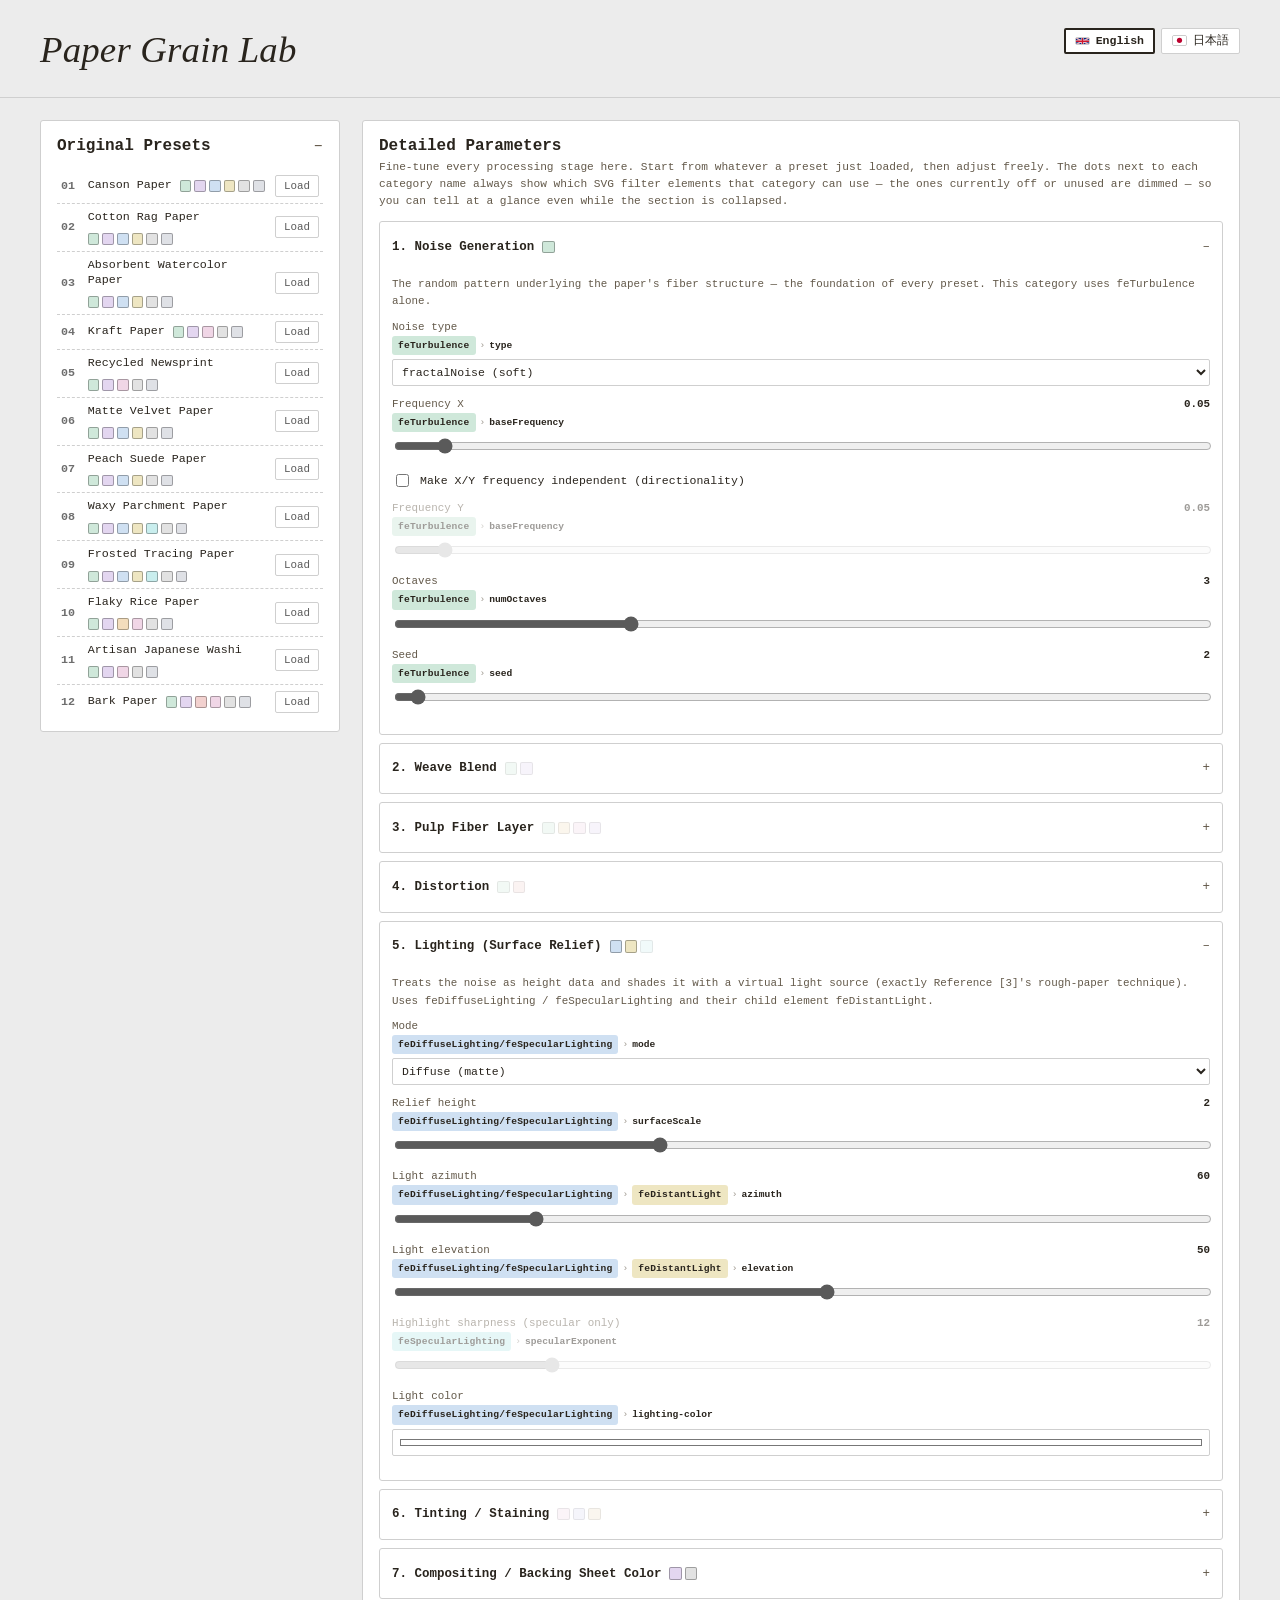
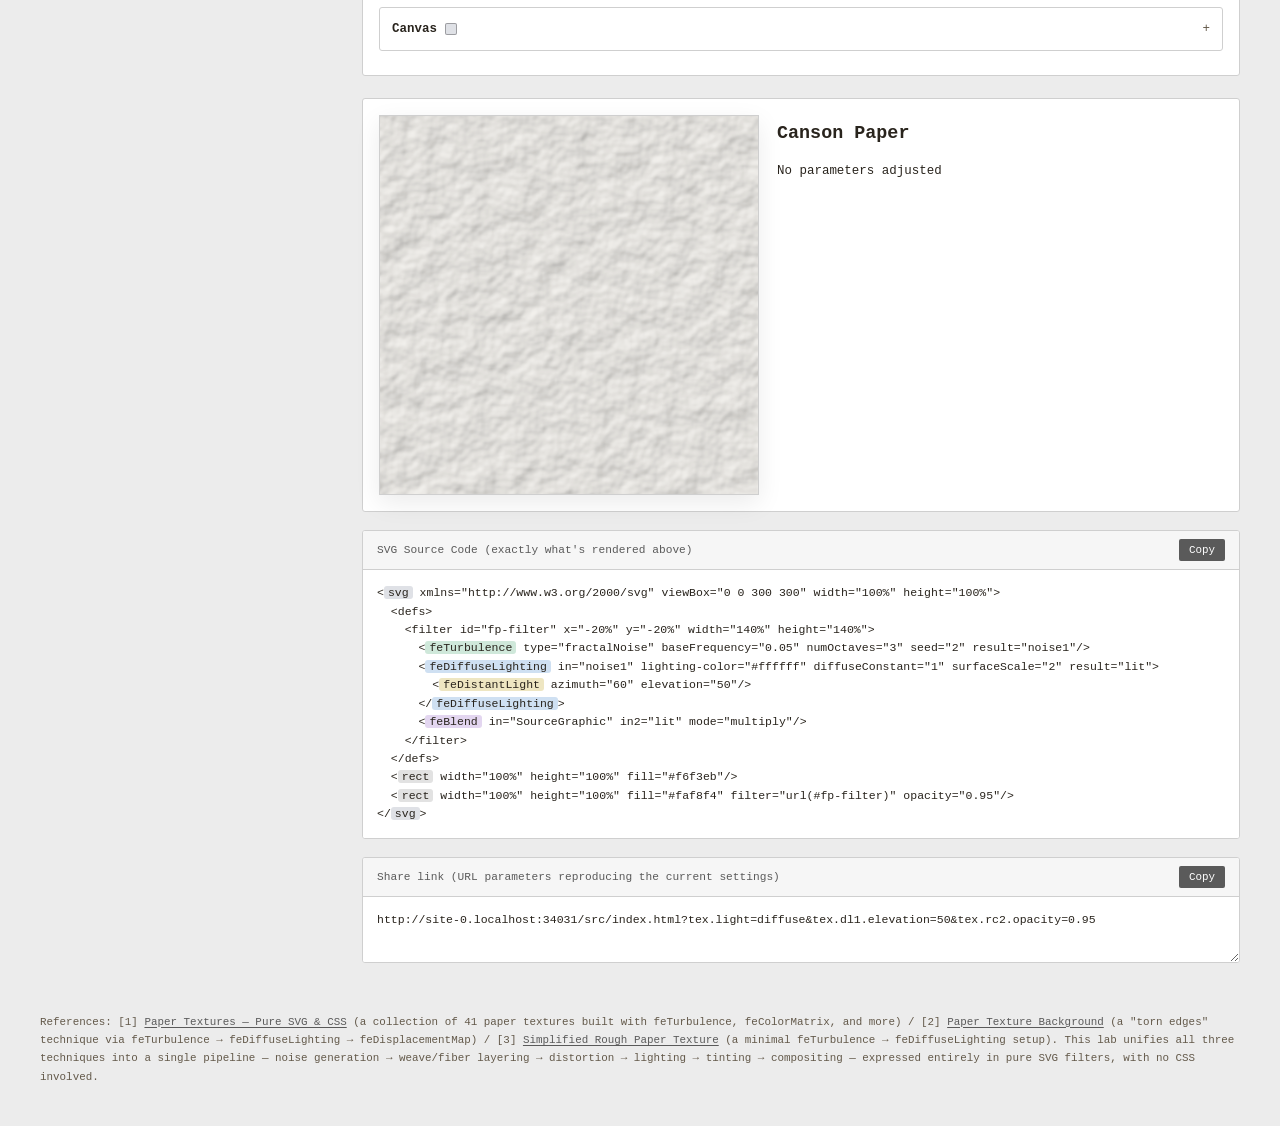
<file: src/index.html>
<!DOCTYPE html>
<html lang="en">
<head>
<meta charset="UTF-8">
<meta name="viewport" content="width=device-width, initial-scale=1">
<title id="pageTitleTag">Paper Grain Lab — An SVG-Filter Paper Texture Simulator</title>
<link rel="stylesheet" href="css/styles.css">
</head>
<body>

<header class="top">
  <div class="head-row">
    <div class="head-text">
      <h1>Paper Grain Lab</h1>
    </div>
    <div class="lang-switch" role="group" aria-label="Language / 言語">
      <button type="button" class="lang-btn" data-lang="en">
        <svg class="flag-icon" viewBox="0 0 60 30" xmlns="http://www.w3.org/2000/svg" aria-hidden="true">
          <rect width="60" height="30" fill="#00247d"/>
          <path d="M0,0 L60,30 M60,0 L0,30" stroke="#ffffff" stroke-width="6"/>
          <path d="M0,0 L60,30 M60,0 L0,30" stroke="#cf142b" stroke-width="2"/>
          <path d="M30,0 V30 M0,15 H60" stroke="#ffffff" stroke-width="10"/>
          <path d="M30,0 V30 M0,15 H60" stroke="#cf142b" stroke-width="6"/>
        </svg>
        <span>English</span>
      </button>
      <button type="button" class="lang-btn" data-lang="ja">
        <svg class="flag-icon" viewBox="0 0 30 20" xmlns="http://www.w3.org/2000/svg" aria-hidden="true">
          <rect width="30" height="20" fill="#ffffff"/>
          <circle cx="15" cy="10" r="6" fill="#bc002d"/>
        </svg>
        <span>日本語</span>
      </button>
    </div>
  </div>
</header>

<div class="workspace">
  <!-- ============== PANE 1: original presets ============== -->
  <div class="pane-rail">
    <details class="section" open>
      <summary><span class="sec-title-row"><span data-i18n="originalsTitle"></span></span></summary>
      <div class="body">
        <div id="originalList"></div>
      </div>
    </details>
  </div>

  <!-- ============== PANE 2: detail parameters ============== -->
  <div class="pane-params" id="paramsRail">
  </div>

  <!-- ============== PANE 3: live preview + SVG source ============== -->
  <div class="pane-preview">
    <div class="preview-card">
      <div class="preview-top">
        <div class="swatch-wrap" id="swatchWrap"></div>
        <div class="preview-meta">
          <h3 id="metaName"></h3>
          <div id="metaBody"></div>
        </div>
      </div>
    </div>

    <div class="code-card">
      <div class="code-head">
        <span data-i18n="codeHeadLabel"></span>
        <button id="copyBtn" data-i18n="copyBtn"></button>
      </div>
      <pre class="code" id="codeOut"></pre>
    </div>

    <div class="link-card">
      <div class="link-head">
        <span data-i18n="linkHeadLabel"></span>
        <button id="linkBtn" data-i18n="copyBtn"></button>
      </div>
      <textarea class="link-body" id="linkOut" readonly wrap="soft" aria-label="Share link"></textarea>
    </div>
  </div>
</div>

<footer class="note" id="footerNote" data-i18n="footerNote" data-i18n-html="1"></footer>

<script type="module" src="js/app.js"></script>
</body>
</html>
</file>
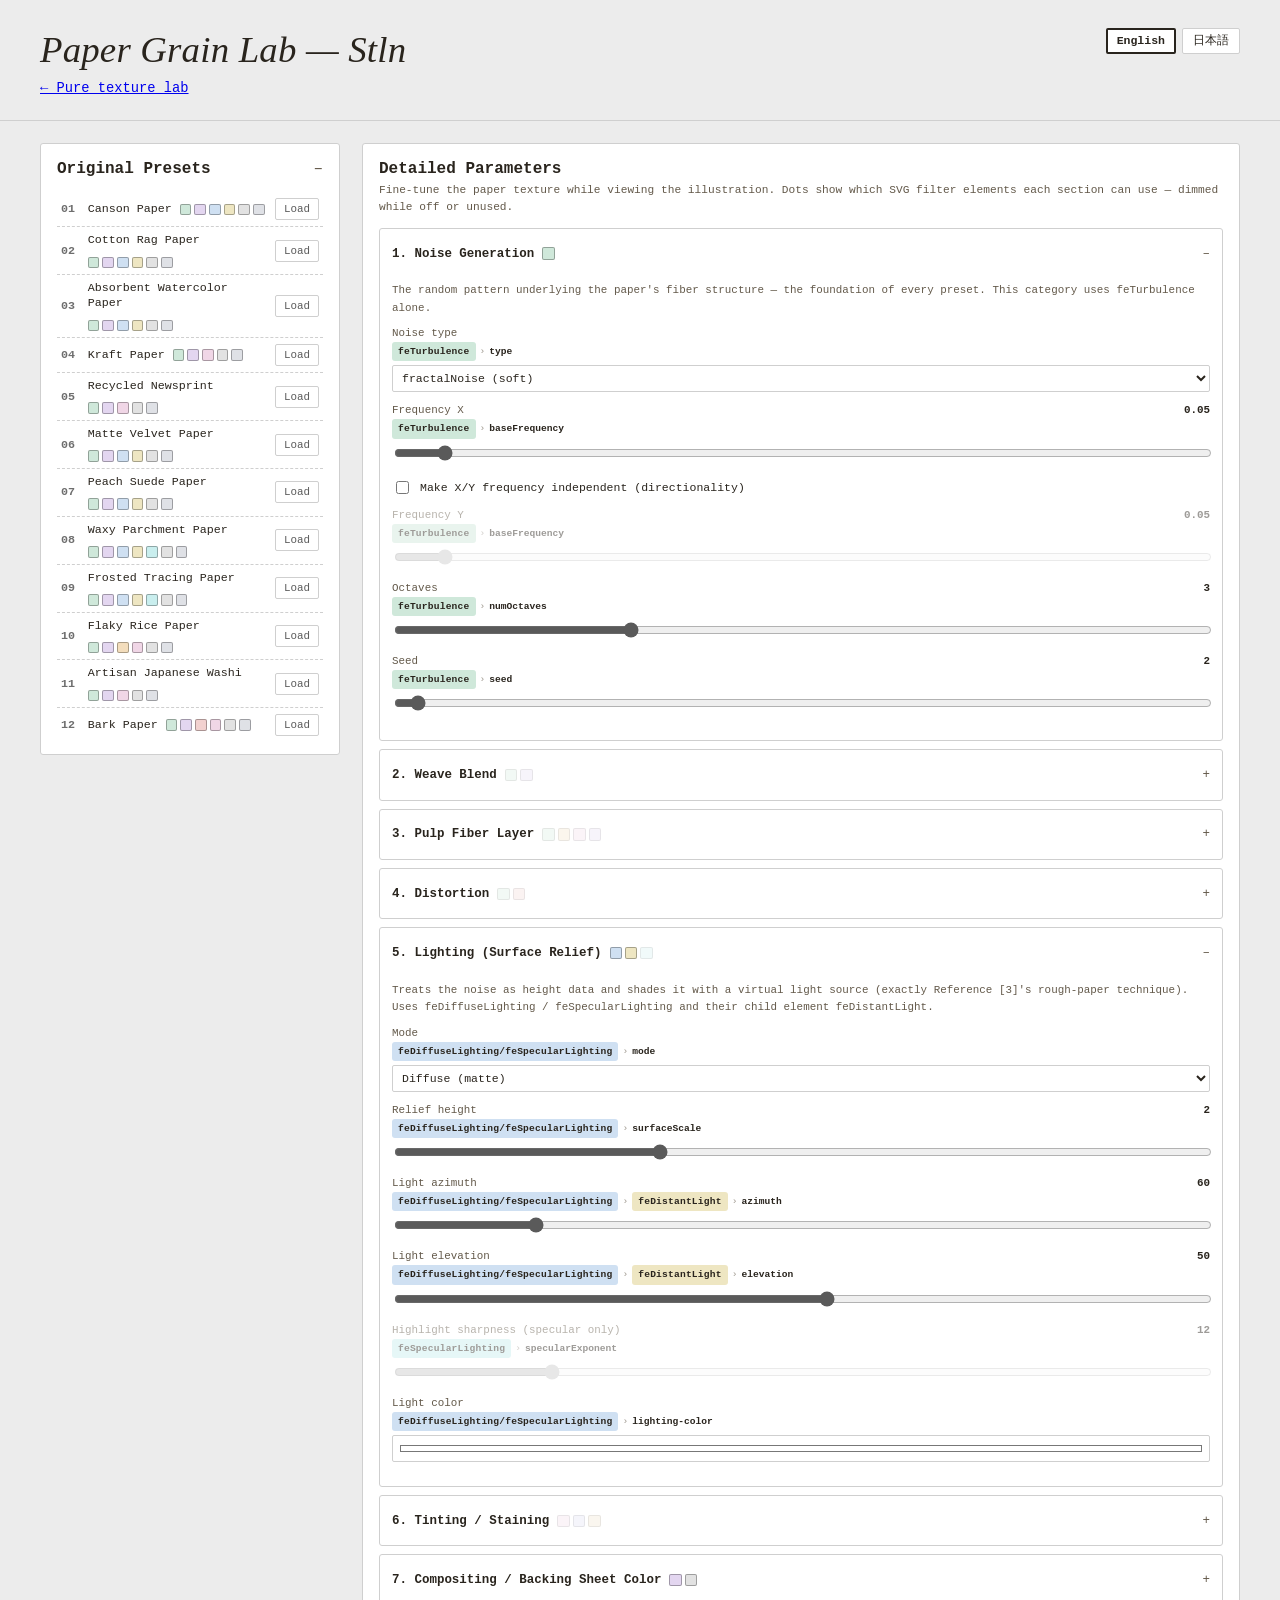
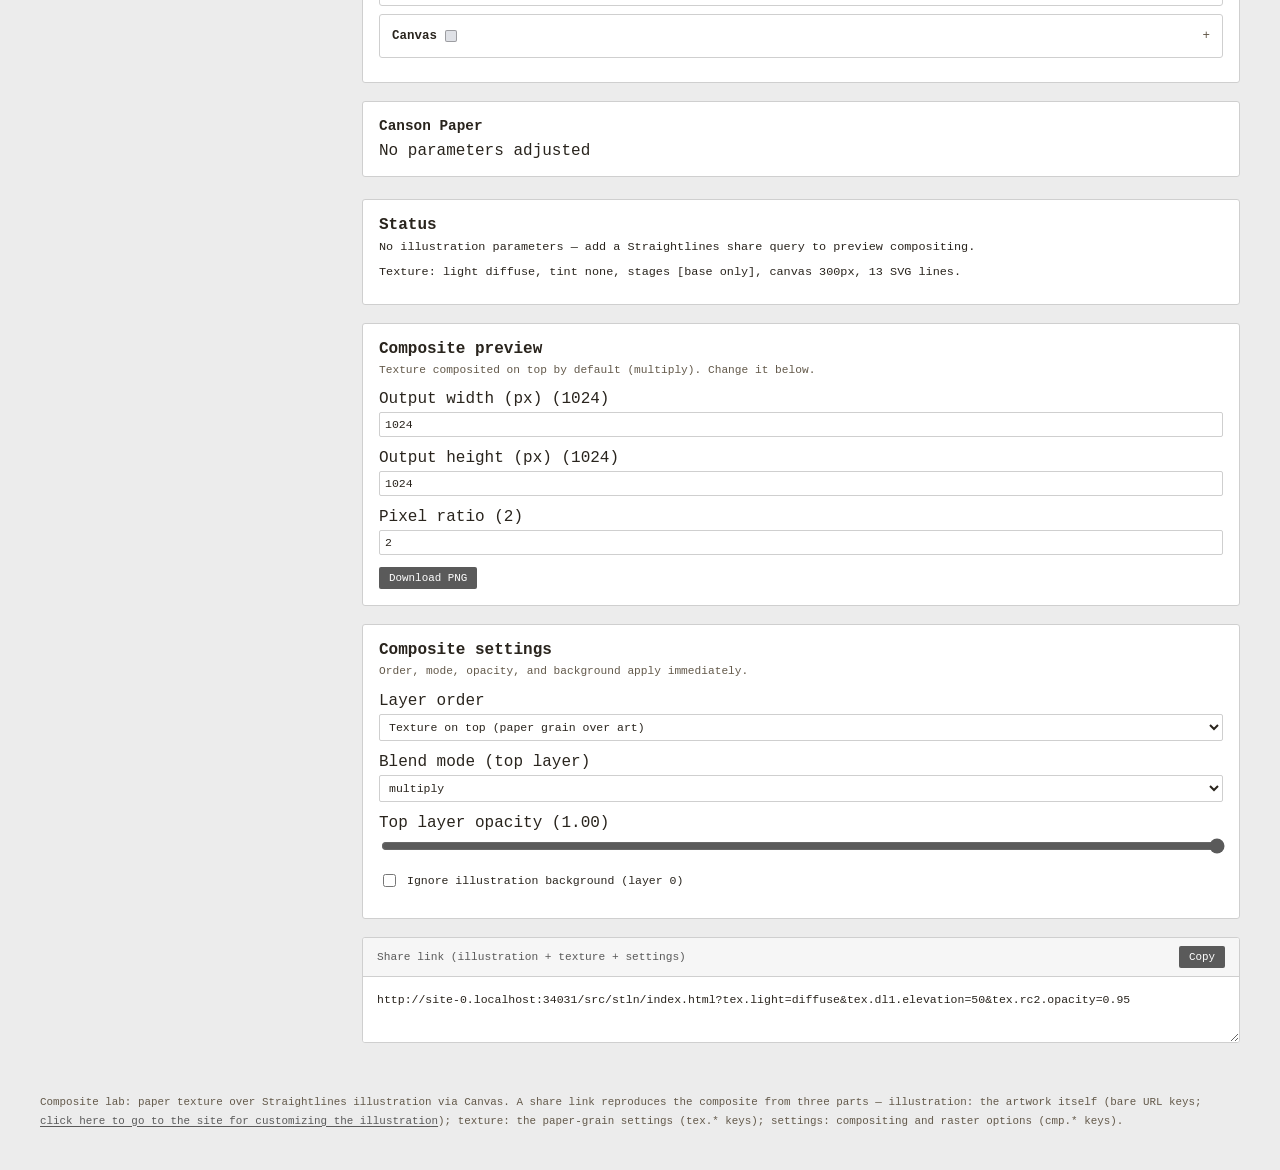
<file: src/stln/index.html>
<!DOCTYPE html>
<html lang="en">
<head>
<meta charset="UTF-8">
<meta name="viewport" content="width=device-width, initial-scale=1">
<title id="pageTitleTag">Paper Grain Lab — Straightlines Composite</title>
<link rel="stylesheet" href="../css/styles.css">
</head>
<body>

<header class="top">
  <div class="head-row">
    <div class="head-text">
      <h1>Paper Grain Lab — Stln</h1>
      <p><a id="backLink" href="../">← Pure texture lab</a></p>
    </div>
    <div class="lang-switch" role="group" aria-label="Language / 言語">
      <button type="button" class="lang-btn" data-lang="en">
        <span>English</span>
      </button>
      <button type="button" class="lang-btn" data-lang="ja">
        <span>日本語</span>
      </button>
    </div>
  </div>
</header>

<div class="workspace">
  <div class="pane-rail">
    <details class="section" open>
      <summary><span class="sec-title-row"><span data-i18n-tex-originals-title>Original Presets</span></span></summary>
      <div class="body">
        <div id="stlnOriginalList"></div>
      </div>
    </details>
  </div>

  <div class="pane-params" id="stlnParamsRail">
  </div>

  <div class="pane-preview">
    <div class="card">
      <h2 data-i18n-status-title>Status</h2>
      <div id="stlnStatus"></div>
      <div id="stlnError" class="stln-error" hidden></div>
    </div>

    <div class="card">
      <h2 data-i18n-preview-title>Composite preview</h2>
      <p class="sub" data-i18n-preview-note></p>
      <canvas id="stlnCanvas" hidden></canvas>
      <div id="rasterControls"></div>
      <div class="stln-actions">
        <button id="exportBtn" data-i18n="exportBtn">Download PNG</button>
      </div>
    </div>

    <div class="card">
      <h2 data-i18n-settings-title>Composite settings</h2>
      <p class="sub" data-i18n-settings-note></p>
      <div id="cmpControls"></div>
    </div>

    <div class="link-card">
      <div class="link-head">
        <span data-i18n-share-link-title></span>
        <button id="shareCopyBtn" data-i18n="copyBtn">Copy</button>
      </div>
      <textarea class="link-body" id="shareUrl" readonly wrap="soft" aria-label="Full share URL"></textarea>
    </div>
  </div>
</div>

<footer class="note" id="footerNote"></footer>

<script type="module" src="./bundle.js"></script>
</body>
</html>
</file>
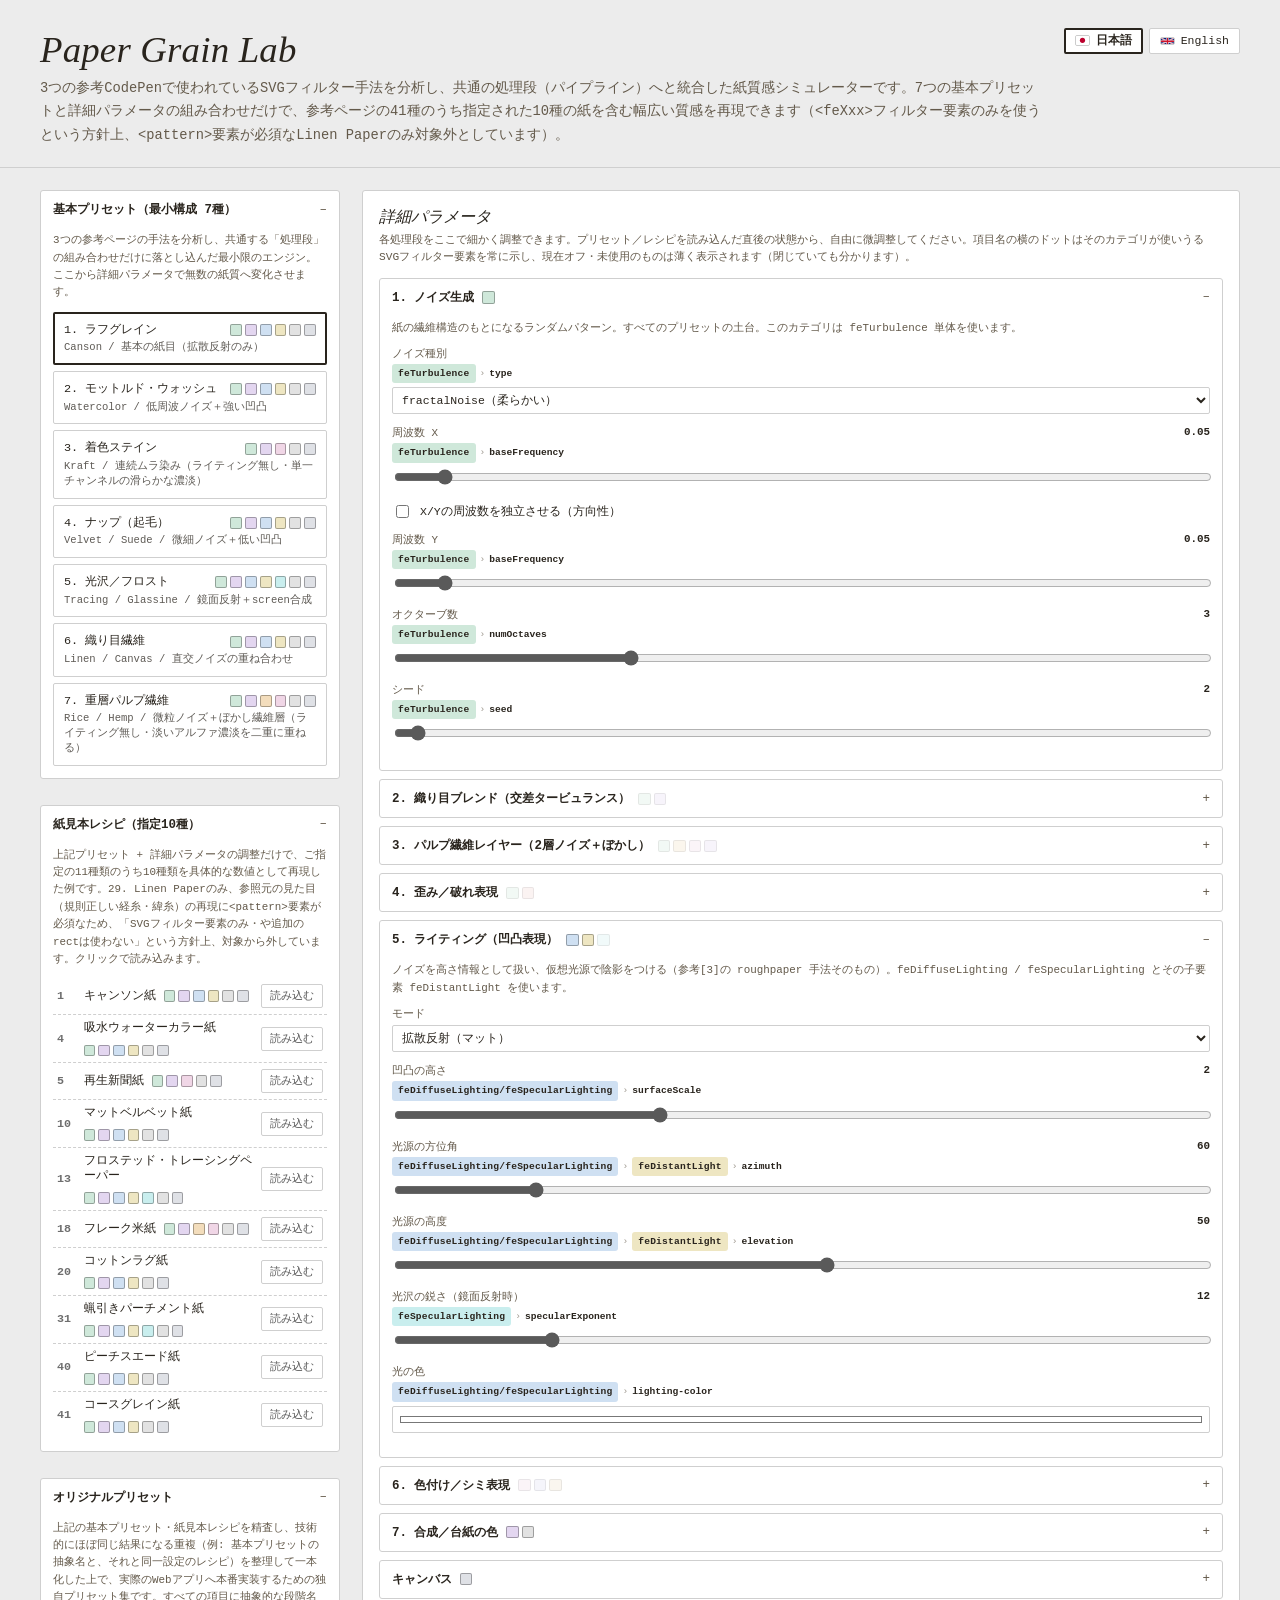
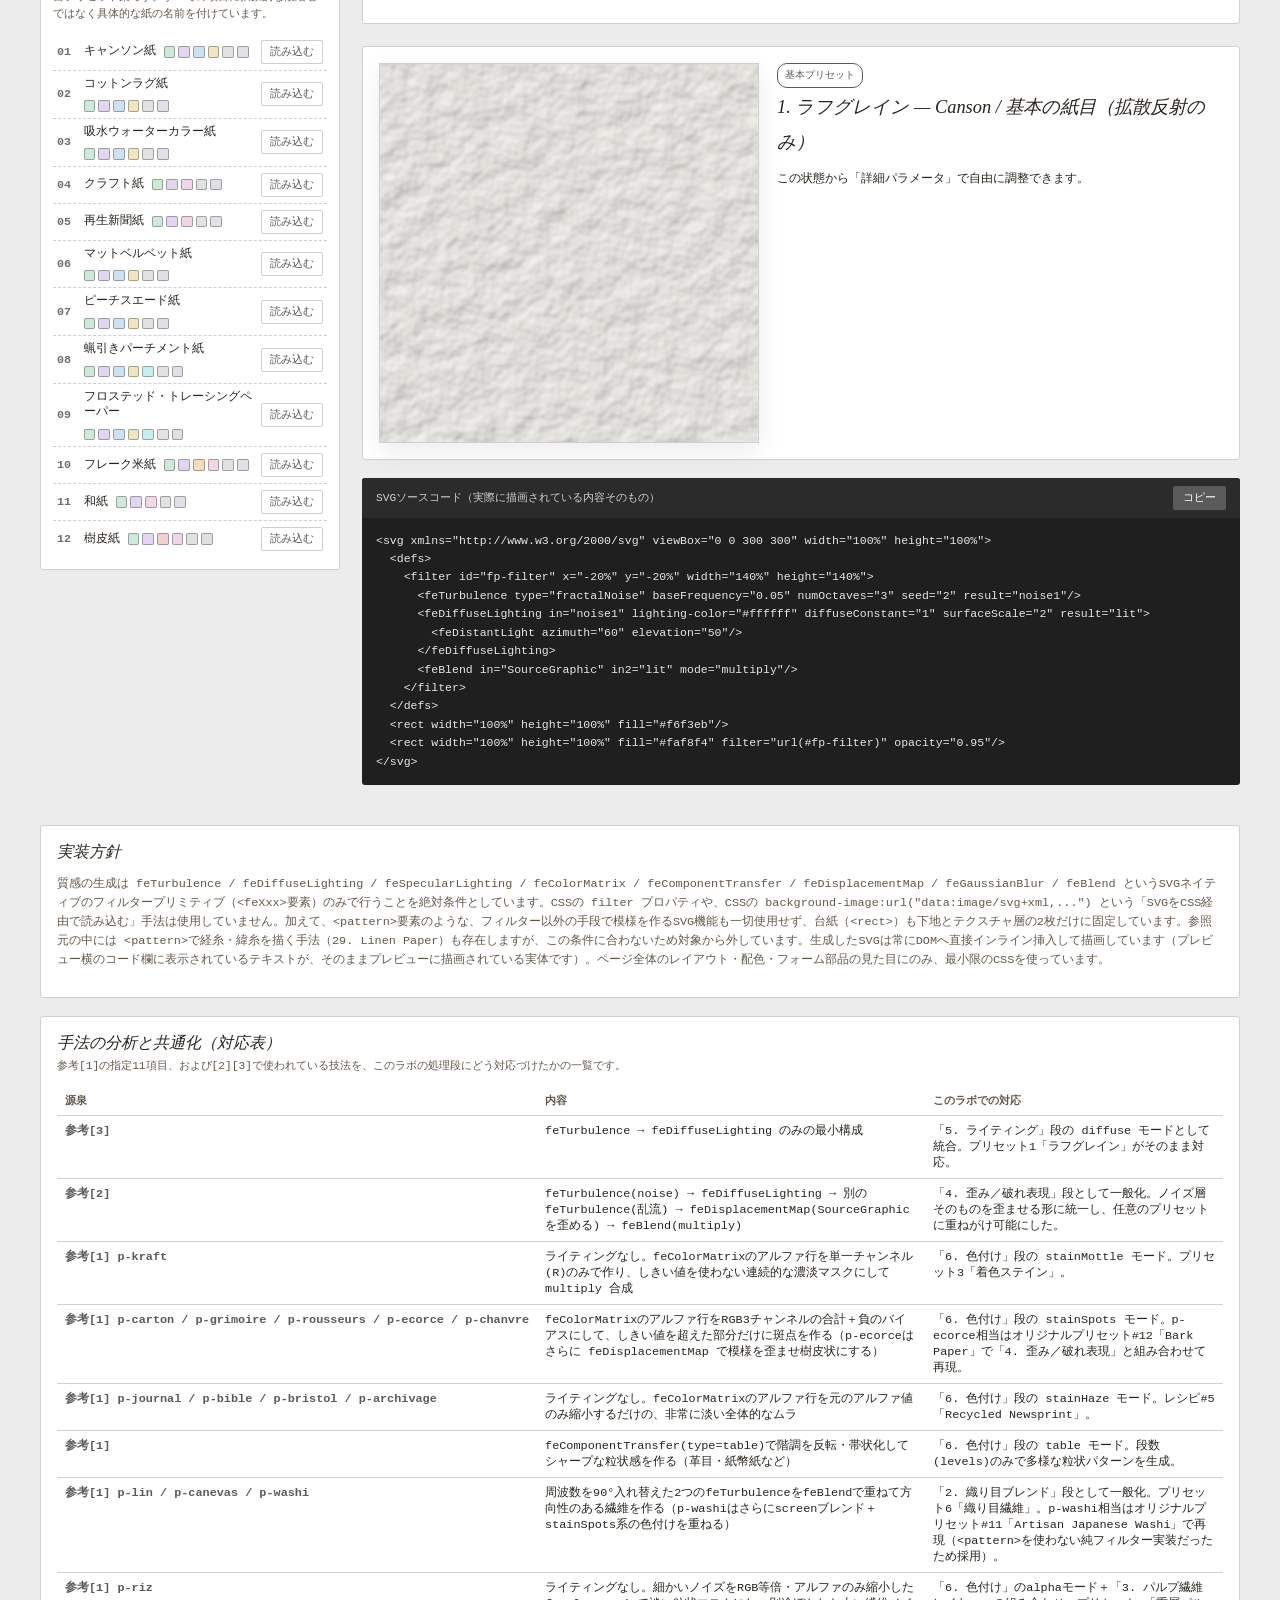
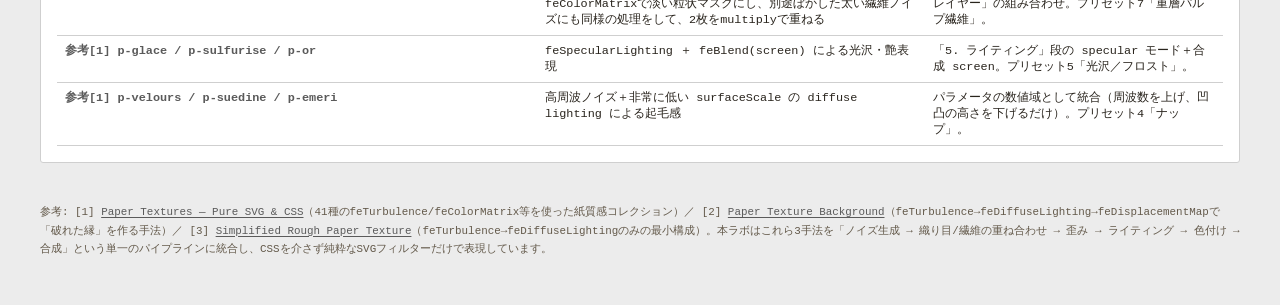
<file: by-claud.html>
<!DOCTYPE html>
<html lang="ja">
<head>
<meta charset="UTF-8">
<meta name="viewport" content="width=device-width, initial-scale=1">
<title id="pageTitleTag">Paper Grain Lab — SVGフィルターによる紙質感シミュレーター</title>
<style>
  /* ==========================================================
     この <style> はページの「額縁」（配色・レイアウト・フォーム部品の見た目）
     のためだけに存在する。紙の質感そのものは一切ここでは作らない。
     質感生成は generateSVG() が出力する <svg><filter> だけで完結しており、
     CSSの filter プロパティや background-image:url(data:image/svg+xml,...) は
     どこにも使っていない。SVGはページ内に直接インライン要素として挿入され描画される。
     ========================================================== */
  :root{
    --paper-bg: #ececec;
    --panel: #ffffff;
    --panel-2: #f3efe4;
    --ink: #29241d;
    --ink-soft: #63594a;
    --line: #cfcfcf;
    --accent: #5a5a5a;
    --gold: #6e6e6e;
    --mono: ui-monospace, "SFMono-Regular", Menlo, Consolas, "Liberation Mono", monospace;
    --serif: Georgia, "Iowan Old Style", "Palatino Linotype", "Hiragino Mincho ProN", serif;
  }
  *{ box-sizing: border-box; }
  html,body{ margin:0; padding:0; background:var(--paper-bg); color:var(--ink); font-family: var(--mono); }
  ::selection{ background: var(--gold); color:#fff; }

  header.top{
    padding: 28px clamp(16px,4vw,40px) 20px;
    border-bottom: 1px solid var(--line);
  }
  .head-row{
    display:flex; justify-content:space-between; align-items:flex-start; gap:18px; flex-wrap:wrap;
  }
  .head-text{ flex:1; min-width:260px; }
  header.top h1{
    font-family: var(--serif);
    font-weight: 400;
    font-style: italic;
    font-size: clamp(1.6rem, 3vw, 2.3rem);
    margin: 0 0 6px;
    letter-spacing: .2px;
  }
  header.top p{
    margin: 0;
    font-size: .86rem;
    line-height: 1.7;
    color: var(--ink-soft);
  }
  .lang-switch{ display:flex; gap:6px; flex:none; }
  .lang-btn{
    background: var(--panel); border:1px solid var(--line); color: var(--ink);
    font-family: var(--mono); font-size:.72rem; padding:6px 10px; border-radius:2px; cursor:pointer;
    display:flex; align-items:center; gap:6px; line-height:1;
  }
  .lang-btn:hover{ border-color: var(--ink-soft); }
  .lang-btn.active{ border:2px solid var(--ink); padding:5px 9px; font-weight:700; }
  .flag-icon{
    width: 1.3em; height: auto; flex: none;
    border-radius: 2px;
    border: 1px solid rgba(0,0,0,.2);
    display: block;
  }
  .disclaimer{
    font-size: .74rem;
    line-height: 1.6;
    color: var(--ink-soft);
  }

  /* ---- 3-pane workspace ----
     mobile:            1 column, stacked (rail -> params -> preview)
     tablet (>=900px):  2 columns (rail | params, preview stacked below params)
     HD desktop (>=1400px): 3 columns side by side (rail | params | preview)
     so the live preview sits next to the controls instead of below a scroll. */
  .workspace{
    display: grid;
    gap: 22px;
    padding: 22px clamp(16px,4vw,40px) 40px;
    align-items: start;
    grid-template-columns: 1fr;
    grid-template-areas:
      "rail"
      "params"
      "preview";
  }
  @media (min-width: 900px){
    .workspace{
      grid-template-columns: 300px minmax(0,1fr);
      grid-template-areas:
        "rail params"
        "rail preview";
    }
  }
  @media (min-width: 1400px){
    .workspace{
      grid-template-columns: 300px minmax(0,1fr) minmax(0,1fr);
      grid-template-areas: "rail params preview";
    }
  }
  .pane-rail{ grid-area: rail; display:flex; flex-direction:column; gap:18px; }
  .pane-params{ grid-area: params; display:flex; flex-direction:column; gap:18px; min-width:0; }
  .pane-preview{ grid-area: preview; display:flex; flex-direction:column; gap:18px; min-width:0; position: sticky; top: 16px; }
  @media (max-width: 1399px){
    .pane-preview{ position: static; }
  }

  .below-workspace{
    display:flex; flex-direction:column; gap:18px;
    padding: 0 clamp(16px,4vw,40px) 30px;
  }
  .card{
    background: var(--panel);
    border: 1px solid var(--line);
    border-radius: 3px;
    padding: 16px;
  }
  .card h2{
    font-family: var(--serif);
    font-style: italic;
    font-weight: 400;
    font-size: 1rem;
    margin: 0 0 4px;
  }
  .card .sub{
    font-size: .7rem;
    color: var(--ink-soft);
    margin: 0 0 12px;
    line-height: 1.5;
  }

  .chip-grid{ display:grid; grid-template-columns: 1fr; gap:6px; }
  button.chip{
    text-align: left;
    background: var(--panel);
    border: 1px solid var(--line);
    color: var(--ink);
    padding: 9px 10px;
    font-family: var(--mono);
    font-size: .74rem;
    line-height: 1.4;
    cursor: pointer;
    border-radius: 2px;
    transition: border-color .12s ease, box-shadow .12s ease;
  }
  button.chip:hover{ border-color: var(--ink-soft); }
  button.chip.active{
    border: 2px solid var(--ink);
    padding: 8px 9px; /* compensate for the thicker border so layout doesn't jump */
  }
  button.chip .chip-title-row{
    display:flex; align-items:center; justify-content:space-between; gap:8px;
  }
  button.chip small{ display:block; opacity:.75; font-size:.66rem; margin-top:2px; }

  .recipe-row{
    display:flex; align-items:center; gap:8px;
    padding: 6px 4px;
    border-bottom: 1px dashed var(--line);
    font-size: .73rem;
  }
  .recipe-row:last-child{ border-bottom:none; }
  .recipe-row .no{
    font-weight: 700; color: var(--gold); width: 1.6em; flex: none;
  }
  .recipe-row .name{ flex:1; line-height:1.3; display:flex; align-items:center; gap:8px; flex-wrap:wrap; }
  .recipe-row button{
    background: none; border: 1px solid var(--line); color: var(--accent);
    font-family: var(--mono); font-size: .68rem; padding: 4px 8px; cursor:pointer; border-radius:2px;
  }
  .recipe-row button:hover{ background: var(--accent); color:#fff; border-color: var(--accent); }

  /* ---- filter-usage dot indicators (reuse the exact ELEMENT_COLORS palette) ---- */
  .fdots{ display:inline-flex; align-items:center; gap:3px; flex:none; }
  .fdot{
    width: 1em; height: 1em; border-radius: 2px;
    display:inline-block; flex:none;
    border: 1px solid rgba(0,0,0,.3);
    vertical-align: -0.15em;
  }
  .fdot.dim{ opacity: .25; }

  details.section{
    border: 1px solid var(--line);
    border-radius: 3px;
    background: var(--panel);
    margin-bottom: 8px;
  }
  details.section summary{
    cursor: pointer;
    padding: 10px 12px;
    font-size: .78rem;
    font-weight: 700;
    list-style: none;
    display:flex; justify-content:space-between; align-items:center;
  }
  details.section summary::-webkit-details-marker{ display:none; }
  details.section summary::after{ content:"+"; color: var(--ink-soft); font-weight:400; }
  details.section[open] summary::after{ content:"–"; }
  details.section .sec-title-row{ display:flex; align-items:center; gap:8px; }
  details.section .body{ padding: 4px 12px 12px; }
  details.section .desc{ font-size: .68rem; color: var(--ink-soft); line-height:1.6; margin: 0 0 10px; }

  .field{ margin-bottom: 12px; }
  .field label{
    display:block;
    margin-bottom: 4px;
  }
  .field .ftitle-row{
    display:flex; justify-content:space-between; gap:8px;
    font-size: .68rem; color: var(--ink-soft);
  }
  .field .ftitle-row .v{ color: var(--ink); font-weight:700; }
  .field .fanno-row{
    margin-top: 3px;
    font-size: .6rem;
    line-height: 1.8;
  }
  .field .fanno-row .badge{
    display:inline-block;
    color: var(--ink);
    padding: 1px 6px;
    border-radius: 3px;
    font-size: .6rem;
    font-weight: 700;
    letter-spacing: .2px;
  }
  .field .fanno-row .anno-attr{
    font-weight: 700;
    color: var(--ink);
  }
  .field .fanno-row .anno-sep{
    margin: 0 4px;
    color: var(--ink-soft);
    opacity: .6;
  }
  .field input[type=range]{ width:100%; accent-color: var(--accent); }
  .field select, .field input[type=color]{
    width:100%; font-family: var(--mono); font-size:.72rem;
    border:1px solid var(--line); background:#fff; color: var(--ink);
    padding: 5px; border-radius:2px;
  }
  .field.checkline{ display:flex; align-items:center; gap:8px; }
  .field.checkline label{ margin:0; font-size:.72rem; color:var(--ink); }

  .preview-card{
    background: var(--panel); border:1px solid var(--line); border-radius:3px; padding:16px;
    display:flex; flex-direction: column; gap:12px;
  }
  .preview-top{ display:flex; gap:18px; flex-wrap:wrap; align-items:flex-start; }
  .swatch-wrap{
    width: min(100%, 380px); aspect-ratio: 1/1; flex: none;
    border: 1px solid var(--line); box-shadow: 0 8px 24px rgba(0,0,0,.08);
    background:#fff;
  }
  .swatch-wrap svg{ display:block; width:100%; height:100%; }
  .preview-meta{ flex:1; min-width: 220px; font-size:.78rem; line-height:1.9; }
  .preview-meta h3{ font-family: var(--serif); font-style: italic; font-weight:400; font-size: 1.15rem; margin: 2px 0 8px; }
  .preview-meta .tag{
    display:inline-block; font-size:.65rem; padding:2px 7px; border:1px solid var(--accent);
    color: var(--accent); border-radius: 10px; margin-right:6px;
  }

  .code-card{ background: #1f1f1f; border-radius:3px; overflow:hidden; }
  .code-head{
    display:flex; justify-content:space-between; align-items:center;
    padding: 8px 14px; background:#2b2b2b; color:#cfcfcf; font-size:.7rem;
  }
  .code-head button{
    background: var(--accent); border:none; color:#fff; font-family: var(--mono);
    font-size:.68rem; padding:5px 10px; border-radius:2px; cursor:pointer;
  }
  .code-head button:hover{ opacity:.9; }
  pre.code{
    margin:0; padding: 14px; max-height: 420px; overflow:auto;
    color: #e6e6e6; font-size: .72rem; line-height:1.6; font-family: var(--mono);
    white-space: pre;
  }

  table.mapping{ width:100%; border-collapse: collapse; font-size:.74rem; }
  table.mapping th, table.mapping td{ text-align:left; padding:7px 8px; border-bottom:1px solid var(--line); vertical-align:top; }
  table.mapping th{ color: var(--ink-soft); font-weight:700; font-size:.68rem; }
  table.mapping td.src{ white-space:nowrap; color:var(--accent); font-weight:700; }

  footer.note{
    padding: 10px clamp(16px,4vw,40px) 40px; font-size:.68rem; color: var(--ink-soft); line-height:1.7;
  }
  footer.note a{ color: var(--accent); text-decoration: underline; text-underline-offset: 2px; }
  footer.note a:hover{ color: var(--gold); }
</style>
</head>
<body>

<header class="top">
  <div class="head-row">
    <div class="head-text">
      <h1>Paper Grain Lab</h1>
      <p id="pageIntro" data-i18n="pageIntro" data-i18n-html="1"></p>
    </div>
    <div class="lang-switch" role="group" aria-label="Language / 言語">
      <button type="button" class="lang-btn" data-lang="ja">
        <svg class="flag-icon" viewBox="0 0 30 20" xmlns="http://www.w3.org/2000/svg" aria-hidden="true">
          <rect width="30" height="20" fill="#ffffff"/>
          <circle cx="15" cy="10" r="6" fill="#bc002d"/>
        </svg>
        <span>日本語</span>
      </button>
      <button type="button" class="lang-btn" data-lang="en">
        <svg class="flag-icon" viewBox="0 0 60 30" xmlns="http://www.w3.org/2000/svg" aria-hidden="true">
          <rect width="60" height="30" fill="#00247d"/>
          <path d="M0,0 L60,30 M60,0 L0,30" stroke="#ffffff" stroke-width="6"/>
          <path d="M0,0 L60,30 M60,0 L0,30" stroke="#cf142b" stroke-width="2"/>
          <path d="M30,0 V30 M0,15 H60" stroke="#ffffff" stroke-width="10"/>
          <path d="M30,0 V30 M0,15 H60" stroke="#cf142b" stroke-width="6"/>
        </svg>
        <span>English</span>
      </button>
    </div>
  </div>
</header>

<div class="workspace">

  <!-- ============== PANE 1: presets / recipes ============== -->
  <div class="pane-rail">

    <details class="section" open>
      <summary><span class="sec-title-row"><span data-i18n="basicPresetsTitle"></span></span></summary>
      <div class="body">
        <p class="desc" data-i18n="basicPresetsDesc"></p>
        <div class="chip-grid" id="presetChips"></div>
      </div>
    </details>

    <details class="section" open>
      <summary><span class="sec-title-row"><span data-i18n="recipesTitle"></span></span></summary>
      <div class="body">
        <p class="desc" data-i18n="recipesDesc" data-i18n-html="1"></p>
        <div id="recipeList"></div>
      </div>
    </details>

    <details class="section" open>
      <summary><span class="sec-title-row"><span data-i18n="originalsTitle"></span></span></summary>
      <div class="body">
        <p class="desc" data-i18n="originalsDesc"></p>
        <div id="originalList"></div>
      </div>
    </details>

  </div>

  <!-- ============== PANE 2: detail parameters ============== -->
  <div class="pane-params" id="paramsRail">
  </div>

  <!-- ============== PANE 3: live preview + SVG source ============== -->
  <div class="pane-preview">
    <div class="preview-card">
      <div class="preview-top">
        <div class="swatch-wrap" id="swatchWrap"></div>
        <div class="preview-meta">
          <span class="tag" id="metaTag">preset</span>
          <h3 id="metaName"></h3>
          <div id="metaBody"></div>
        </div>
      </div>
    </div>

    <div class="code-card">
      <div class="code-head">
        <span data-i18n="codeHeadLabel"></span>
        <button id="copyBtn" data-i18n="copyBtn"></button>
      </div>
      <pre class="code" id="codeOut"></pre>
    </div>
  </div>

</div>

<div class="below-workspace">
  <div class="card">
    <h2 data-i18n="implPolicyTitle"></h2>
    <p class="disclaimer" data-i18n="implPolicyBody" data-i18n-html="1"></p>
  </div>

  <div class="card">
    <h2 data-i18n="mappingTitle"></h2>
    <p class="sub" data-i18n="mappingDesc"></p>
    <table class="mapping" id="mappingTable"></table>
  </div>
</div>

<footer class="note" id="footerNote" data-i18n="footerNote" data-i18n-html="1"></footer>

<script>
(function(){
  "use strict";
  const NS = "http://www.w3.org/2000/svg";

  /* ---------- language state ---------- */
  let lang = "ja";
  function T(pair){ return pair[lang]; }

  /* ---------- helpers ---------- */
  function fmt(n){
    n = Number(n);
    if (Number.isNaN(n)) return "0";
    return parseFloat(n.toFixed(4)).toString();
  }
  function hexToRgb01(hex){
    hex = (hex || "#000000").replace("#","");
    if (hex.length === 3) hex = hex.split("").map(c=>c+c).join("");
    const num = parseInt(hex, 16) || 0;
    return { r: ((num>>16)&255)/255, g: ((num>>8)&255)/255, b: (num&255)/255 };
  }
  function getPath(obj, path){ return path.split(".").reduce((o,k)=>o[k], obj); }
  function setPath(obj, path, val){
    const keys = path.split(".");
    let o = obj;
    for (let i=0;i<keys.length-1;i++) o = o[keys[i]];
    o[keys[keys.length-1]] = val;
  }
  function deepClone(o){ return JSON.parse(JSON.stringify(o)); }
  function deepMerge(target, src){
    for (const k in src){
      if (src[k] && typeof src[k] === "object" && !Array.isArray(src[k])){
        if (!target[k]) target[k] = {};
        deepMerge(target[k], src[k]);
      } else {
        target[k] = src[k];
      }
    }
    return target;
  }

  /* ---------- UI strings (every static/button/table piece of text) ---------- */
  const UI = {
    pageTitle: {
      ja: "Paper Grain Lab — SVGフィルターによる紙質感シミュレーター",
      en: "Paper Grain Lab — An SVG-Filter Paper Texture Simulator"
    },
    pageIntro: {
      ja: `3つの参考CodePenで使われているSVGフィルター手法を分析し、共通の処理段（パイプライン）へと統合した紙質感シミュレーターです。7つの基本プリセットと詳細パラメータの組み合わせだけで、参考ページの41種のうち指定された10種の紙を含む幅広い質感を再現できます（<code>&lt;feXxx&gt;</code>フィルター要素のみを使うという方針上、<code>&lt;pattern&gt;</code>要素が必須なLinen Paperのみ対象外としています）。`,
      en: `A paper-texture simulator built by analyzing the SVG filter techniques used across three reference CodePens and unifying them into one shared pipeline. Seven basic presets, combined with detailed parameters, can reproduce a wide range of textures — including 10 of the 41 named papers from the reference page (Linen Paper is the sole exception, excluded because reproducing it faithfully requires an SVG <code>&lt;pattern&gt;</code> element, which conflicts with this project's hard rule of using only <code>&lt;feXxx&gt;</code> filter elements).`
    },
    basicPresetsTitle: { ja:"基本プリセット（最小構成 7種）", en:"Basic Presets (7 minimal engines)" },
    basicPresetsDesc: {
      ja:"3つの参考ページの手法を分析し、共通する「処理段」の組み合わせだけに落とし込んだ最小限のエンジン。ここから詳細パラメータで無数の紙質へ変化させます。",
      en:`The minimal engines distilled from analyzing all three reference pages, reduced to the smallest shared set of "processing stages." From here, the detailed parameters can shape countless paper textures.`
    },
    recipesTitle: { ja:"紙見本レシピ（指定10種）", en:"Sample Recipes (10 requested papers)" },
    recipesDesc: {
      ja:`上記プリセット + 詳細パラメータの調整だけで、ご指定の11種類のうち10種類を具体的な数値として再現した例です。29. Linen Paperのみ、参照元の見た目（規則正しい経糸・緯糸）の再現に<code>&lt;pattern&gt;</code>要素が必須なため、「SVGフィルター要素のみ・<pattern>や追加のrectは使わない」という方針上、対象から外しています。クリックで読み込みます。`,
      en:`Examples that reproduce 10 of the 11 requested paper types as concrete numeric settings, using only the presets above plus detailed-parameter tuning. #29 Linen Paper alone is excluded: faithfully reproducing its look (regularly spaced warp/weft threads) would require an SVG <code>&lt;pattern&gt;</code> element, which conflicts with this project's "filter elements only — no <code>&lt;pattern&gt;</code>, no extra <code>&lt;rect&gt;</code>" policy. Click any entry to load it.`
    },
    originalsTitle: { ja:"オリジナルプリセット", en:"Original Presets" },
    originalsDesc: {
      ja:"上記の基本プリセット・紙見本レシピを精査し、技術的にほぼ同じ結果になる重複（例: 基本プリセットの抽象名と、それと同一設定のレシピ）を整理して一本化した上で、実際のWebアプリへ本番実装するための独自プリセット集です。すべての項目に抽象的な段階名ではなく具体的な紙の名前を付けています。",
      en:`A curated set for actual production use in your own web app, built by reviewing the basic presets and sample recipes above and merging near-duplicates that are technically almost identical (e.g. an abstractly-named basic preset and a recipe that produces the exact same result). Every entry here is named after a concrete paper — never an abstract stage name.`
    },
    paramsTitle: { ja:"詳細パラメータ", en:"Detailed Parameters" },
    paramsDesc: {
      ja:"各処理段をここで細かく調整できます。プリセット／レシピを読み込んだ直後の状態から、自由に微調整してください。項目名の横のドットはそのカテゴリが使いうるSVGフィルター要素を常に示し、現在オフ・未使用のものは薄く表示されます（閉じていても分かります）。",
      en:`Fine-tune every processing stage here. Start from whatever a preset or recipe just loaded, then adjust freely. The dots next to each category name always show which SVG filter elements that category can use — the ones currently off or unused are dimmed — so you can tell at a glance even while the section is collapsed.`
    },
    codeHeadLabel: { ja:"SVGソースコード（実際に描画されている内容そのもの）", en:"SVG Source Code (exactly what's rendered above)" },
    copyBtn: { ja:"コピー", en:"Copy" },
    copySuccess: { ja:"コピーしました", en:"Copied" },
    copyFail: { ja:"コピーできませんでした", en:"Copy failed" },
    loadBtn: { ja:"読み込む", en:"Load" },
    tagPreset: { ja:"基本プリセット", en:"Basic preset" },
    tagOriginal: { ja:"オリジナルプリセット", en:"Original preset" },
    tagRecipePrefix: { ja:"レシピ #", en:"Recipe #" },
    metaBodyPreset: {
      ja:"この状態から「詳細パラメータ」で自由に調整できます。",
      en:`From this starting point, adjust anything freely under "Detailed Parameters."`
    },
    metaBodyRecipe: {
      ja: (b)=>`基本プリセット「${b}」をベースに、詳細パラメータで調整した組み合わせです。`,
      en: (b)=>`A combination tuned via detailed parameters, based on the basic preset "${b}."`
    },
    implPolicyTitle: { ja:"実装方針", en:"Implementation Policy" },
    implPolicyBody: {
      ja: `質感の生成は <code>feTurbulence / feDiffuseLighting / feSpecularLighting / feColorMatrix / feComponentTransfer / feDisplacementMap / feGaussianBlur / feBlend</code> というSVGネイティブのフィルタープリミティブ（<code>&lt;feXxx&gt;</code>要素）のみで行うことを絶対条件としています。CSSの <code>filter</code> プロパティや、CSSの <code>background-image:url("data:image/svg+xml,...")</code> という「SVGをCSS経由で読み込む」手法は使用していません。加えて、<code>&lt;pattern&gt;</code>要素のような、フィルター以外の手段で模様を作るSVG機能も一切使用せず、台紙（<code>&lt;rect&gt;</code>）も下地とテクスチャ層の2枚だけに固定しています。参照元の中には <code>&lt;pattern&gt;</code>で経糸・緯糸を描く手法（29. Linen Paper）も存在しますが、この条件に合わないため対象から外しています。生成したSVGは常にDOMへ直接インライン挿入して描画しています（プレビュー横のコード欄に表示されているテキストが、そのままプレビューに描画されている実体です）。ページ全体のレイアウト・配色・フォーム部品の見た目にのみ、最小限のCSSを使っています。`,
      en: `Texture generation follows one absolute rule: use only native SVG filter primitives — <code>&lt;feXxx&gt;</code> elements such as <code>feTurbulence / feDiffuseLighting / feSpecularLighting / feColorMatrix / feComponentTransfer / feDisplacementMap / feGaussianBlur / feBlend</code>. It never uses the CSS <code>filter</code> property, nor the "load an SVG through CSS" trick of <code>background-image:url("data:image/svg+xml,...")</code>. It also never uses any non-filter SVG mechanism for building patterns, such as <code>&lt;pattern&gt;</code> — the backing sheet is fixed at exactly two <code>&lt;rect&gt;</code> layers (base + texture) for every single recipe. Some reference sources do draw warp/weft threads with <code>&lt;pattern&gt;</code> (29. Linen Paper), but that technique is intentionally left out here since it doesn't meet this rule. The generated SVG is always inserted directly inline into the DOM (the text shown in the code panel next to the preview is exactly what's being rendered). Minimal CSS is used only for the page's own layout, color scheme, and form-control appearance.`
    },
    mappingTitle: { ja:"手法の分析と共通化（対応表）", en:"Technique Analysis & Unification (mapping table)" },
    mappingDesc: {
      ja:"参考[1]の指定11項目、および[2][3]で使われている技法を、このラボの処理段にどう対応づけたかの一覧です。",
      en:"A list of how the 11 requested items from Reference [1], and the techniques used in [2] and [3], map onto this lab's processing stages."
    },
    mappingHeaders: {
      ja: ["源泉","内容","このラボでの対応"],
      en: ["Source","What it does","How this lab maps it"]
    },
    footerNote: {
      ja: `参考: [1] <a href="https://codepen.io/ol-ivier/pen/raWowqp" target="_blank" rel="noopener noreferrer">Paper Textures — Pure SVG &amp; CSS</a>（41種のfeTurbulence/feColorMatrix等を使った紙質感コレクション）／ [2] <a href="https://codepen.io/imhalid/pen/WbeEomq" target="_blank" rel="noopener noreferrer">Paper Texture Background</a>（feTurbulence→feDiffuseLighting→feDisplacementMapで「破れた縁」を作る手法）／ [3] <a href="https://codepen.io/mpldesign/pen/DexRwL" target="_blank" rel="noopener noreferrer">Simplified Rough Paper Texture</a>（feTurbulence→feDiffuseLightingのみの最小構成）。本ラボはこれら3手法を「ノイズ生成 → 織り目/繊維の重ね合わせ → 歪み → ライティング → 色付け → 合成」という単一のパイプラインに統合し、CSSを介さず純粋なSVGフィルターだけで表現しています。`,
      en: `References: [1] <a href="https://codepen.io/ol-ivier/pen/raWowqp" target="_blank" rel="noopener noreferrer">Paper Textures — Pure SVG &amp; CSS</a> (a collection of 41 paper textures built with feTurbulence, feColorMatrix, and more) / [2] <a href="https://codepen.io/imhalid/pen/WbeEomq" target="_blank" rel="noopener noreferrer">Paper Texture Background</a> (a "torn edges" technique via feTurbulence → feDiffuseLighting → feDisplacementMap) / [3] <a href="https://codepen.io/mpldesign/pen/DexRwL" target="_blank" rel="noopener noreferrer">Simplified Rough Paper Texture</a> (a minimal feTurbulence → feDiffuseLighting setup). This lab unifies all three techniques into a single pipeline — noise generation → weave/fiber layering → distortion → lighting → tinting → compositing — expressed entirely in pure SVG filters, with no CSS involved.`
    }
  };

  function applyStaticI18n(){
    document.documentElement.lang = lang;
    document.title = T(UI.pageTitle);
    document.querySelectorAll("[data-i18n]").forEach(el=>{
      const key = el.dataset.i18n;
      const val = UI[key];
      if (!val) return;
      if (el.dataset.i18nHtml === "1") el.innerHTML = T(val);
      else el.textContent = T(val);
    });
    document.querySelectorAll(".lang-btn").forEach(btn=>{
      btn.classList.toggle("active", btn.dataset.lang === lang);
    });
  }

  /* ---------- default state ---------- */
  const DEFAULTS = {
    noise: { type:"fractalNoise", freqX:0.05, freqY:0.05, anisotropic:false, octaves:3, seed:2 },
    weave: { enabled:false, blend:"multiply" },
    pulp:  { enabled:false, fiberFreq:0.08, fiberOctaves:2, blur:1.5, fiberAlpha:0.35 },
    distort: { enabled:false, freq:0.01, octaves:2, scale:20 },
    light: { mode:"diffuse", surfaceScale:2, azimuth:60, elevation:55, specExp:12, color:"#ffffff" },
    tint:  { mode:"none", color:"#3a2a18", alphaSlope:1, alphaBias:-1.5, levels:5, grainAlpha:0.2 },
    composite: { blend:"multiply", finalOpacity:0.9 },
    base:  { fillColor:"#f6f3eb", highlightColor:"#faf8f4" },
    canvas: { size:300 }
  };
  let state = deepClone(DEFAULTS);

  /* ---------- SVG generator (single source of truth for preview + code) ---------- */
  function generateSVG(st){
    const lines = [];
    const L = (ind, s) => lines.push("  ".repeat(ind) + s);
    const size = st.canvas.size;

    L(0, `<svg xmlns="http://www.w3.org/2000/svg" viewBox="0 0 ${size} ${size}" width="100%" height="100%">`);
    L(1, `<defs>`);
    L(2, `<filter id="fp-filter" x="-20%" y="-20%" width="140%" height="140%">`);

    let cur = "noise1";
    const freqA = st.noise.anisotropic ? `${fmt(st.noise.freqX)} ${fmt(st.noise.freqY)}` : fmt(st.noise.freqX);
    L(3, `<feTurbulence type="${st.noise.type}" baseFrequency="${freqA}" numOctaves="${st.noise.octaves}" seed="${st.noise.seed}" result="noise1"/>`);

    if (st.weave.enabled){
      const freqB = st.noise.anisotropic ? `${fmt(st.noise.freqY)} ${fmt(st.noise.freqX)}` : fmt(st.noise.freqX);
      L(3, `<feTurbulence type="${st.noise.type}" baseFrequency="${freqB}" numOctaves="${st.noise.octaves}" seed="${st.noise.seed+1}" result="noise2"/>`);
      L(3, `<feBlend in="noise1" in2="noise2" mode="${st.weave.blend}" result="noiseWeave"/>`);
      cur = "noiseWeave";
    }

    if (st.pulp.enabled){
      L(3, `<feTurbulence type="fractalNoise" baseFrequency="${fmt(st.pulp.fiberFreq)}" numOctaves="${st.pulp.fiberOctaves}" seed="${st.noise.seed+2}" result="fiberRaw"/>`);
      L(3, `<feGaussianBlur in="fiberRaw" stdDeviation="${fmt(st.pulp.blur)}" result="fiberSoft"/>`);
    }

    if (st.distort.enabled){
      L(3, `<feTurbulence type="turbulence" baseFrequency="${fmt(st.distort.freq)}" numOctaves="${st.distort.octaves}" seed="${st.noise.seed+3}" result="dispMap"/>`);
      L(3, `<feDisplacementMap in="${cur}" in2="dispMap" scale="${st.distort.scale}" xChannelSelector="R" yChannelSelector="G" result="noiseWarp"/>`);
      cur = "noiseWarp";
    }

    if (st.light.mode === "diffuse"){
      L(3, `<feDiffuseLighting in="${cur}" lighting-color="${st.light.color}" diffuseConstant="1" surfaceScale="${fmt(st.light.surfaceScale)}" result="lit">`);
      L(4, `<feDistantLight azimuth="${st.light.azimuth}" elevation="${st.light.elevation}"/>`);
      L(3, `</feDiffuseLighting>`);
      cur = "lit";
    } else if (st.light.mode === "specular"){
      L(3, `<feSpecularLighting in="${cur}" lighting-color="${st.light.color}" specularConstant="1" specularExponent="${st.light.specExp}" surfaceScale="${fmt(st.light.surfaceScale)}" result="lit">`);
      L(4, `<feDistantLight azimuth="${st.light.azimuth}" elevation="${st.light.elevation}"/>`);
      L(3, `</feSpecularLighting>`);
      cur = "lit";
    }

    if (st.tint.mode === "alpha"){
      L(3, `<feColorMatrix in="${cur}" type="matrix" values="1 0 0 0 0  0 1 0 0 0  0 0 1 0 0  0 0 0 ${fmt(st.tint.grainAlpha)} 0" result="colored"/>`);
      cur = "colored";
    } else if (st.tint.mode === "stainMottle"){
      const {r,g,b} = hexToRgb01(st.tint.color);
      const s = fmt(st.tint.alphaSlope), bi = fmt(st.tint.alphaBias);
      L(3, `<feColorMatrix in="${cur}" type="matrix" values="0 0 0 0 ${fmt(r)}  0 0 0 0 ${fmt(g)}  0 0 0 0 ${fmt(b)}  ${s} 0 0 0 ${bi}" result="colored"/>`);
      cur = "colored";
    } else if (st.tint.mode === "stainSpots"){
      const {r,g,b} = hexToRgb01(st.tint.color);
      const s = fmt(st.tint.alphaSlope), bi = fmt(st.tint.alphaBias);
      L(3, `<feColorMatrix in="${cur}" type="matrix" values="0 0 0 0 ${fmt(r)}  0 0 0 0 ${fmt(g)}  0 0 0 0 ${fmt(b)}  ${s} ${s} ${s} 0 ${bi}" result="colored"/>`);
      cur = "colored";
    } else if (st.tint.mode === "stainHaze"){
      const {r,g,b} = hexToRgb01(st.tint.color);
      L(3, `<feColorMatrix in="${cur}" type="matrix" values="0 0 0 0 ${fmt(r)}  0 0 0 0 ${fmt(g)}  0 0 0 0 ${fmt(b)}  0 0 0 ${fmt(st.tint.grainAlpha)} 0" result="colored"/>`);
      cur = "colored";
    } else if (st.tint.mode === "table"){
      const table = Array.from({length: st.tint.levels}, (_,i)=> i%2).join(" ");
      L(3, `<feComponentTransfer in="${cur}" result="colored">`);
      L(4, `<feFuncR type="table" tableValues="${table}"/>`);
      L(4, `<feFuncG type="table" tableValues="${table}"/>`);
      L(4, `<feFuncB type="table" tableValues="${table}"/>`);
      L(3, `</feComponentTransfer>`);
      cur = "colored";
    }

    if (st.pulp.enabled){
      const a = fmt(st.pulp.fiberAlpha);
      L(3, `<feColorMatrix in="fiberSoft" type="matrix" values="1 0 0 0 0  0 1 0 0 0  0 0 1 0 0  0 0 0 ${a} 0" result="fiberMask"/>`);
      L(3, `<feBlend in="${cur}" in2="fiberMask" mode="multiply" result="coloredFiber"/>`);
      cur = "coloredFiber";
    }

    L(3, `<feBlend in="SourceGraphic" in2="${cur}" mode="${st.composite.blend}"/>`);
    L(2, `</filter>`);
    L(1, `</defs>`);
    L(1, `<rect width="100%" height="100%" fill="${st.base.fillColor}"/>`);
    L(1, `<rect width="100%" height="100%" fill="${st.base.highlightColor}" filter="url(#fp-filter)" opacity="${fmt(st.composite.finalOpacity)}"/>`);
    L(0, `</svg>`);
    return lines.join("\n");
  }

  /* ---------- element color map (each feXxx element gets its own fixed color) ---------- */
  const ELEMENT_COLORS = {
    "feTurbulence": "#cfe8da",
    "feBlend": "#e3d6f0",
    "feGaussianBlur": "#f3ddbc",
    "feDisplacementMap": "#f2d1cf",
    "feDiffuseLighting/feSpecularLighting": "#cfe0f2",
    "feSpecularLighting": "#c9eeee",
    "feDistantLight": "#eee6c2",
    "feColorMatrix": "#f0d6e6",
    "feComponentTransfer": "#d8d8f2",
    "feFuncR/feFuncG/feFuncB": "#ecdcc0",
    "rect": "#e2e2e2",
    "svg": "#dfe1e6"
  };

  const TOKEN_ORDER = [
    "feTurbulence","feBlend","feGaussianBlur","feDisplacementMap",
    "feDiffuseLighting/feSpecularLighting","feDistantLight","feSpecularLighting",
    "feColorMatrix","feComponentTransfer","feFuncR/feFuncG/feFuncB",
    "rect","svg"
  ];

  function sectionTokens(key, st){
    const set = new Set();
    switch(key){
      case "noise": set.add("feTurbulence"); break;
      case "weave": if (st.weave.enabled){ set.add("feTurbulence"); set.add("feBlend"); } break;
      case "pulp": if (st.pulp.enabled){ set.add("feTurbulence"); set.add("feGaussianBlur"); set.add("feColorMatrix"); set.add("feBlend"); } break;
      case "distort": if (st.distort.enabled){ set.add("feTurbulence"); set.add("feDisplacementMap"); } break;
      case "light":
        if (st.light.mode === "diffuse"){ set.add("feDiffuseLighting/feSpecularLighting"); set.add("feDistantLight"); }
        else if (st.light.mode === "specular"){ set.add("feDiffuseLighting/feSpecularLighting"); set.add("feDistantLight"); set.add("feSpecularLighting"); }
        break;
      case "tint":
        if (st.tint.mode === "table"){ set.add("feComponentTransfer"); set.add("feFuncR/feFuncG/feFuncB"); }
        else if (st.tint.mode && st.tint.mode !== "none"){ set.add("feColorMatrix"); }
        break;
      case "composite": set.add("feBlend"); set.add("rect"); break;
      case "canvas": set.add("svg"); break;
    }
    return TOKEN_ORDER.filter(t=>set.has(t));
  }

  const STATIC_SECTION_TOKENS = {
    noise: ["feTurbulence"],
    weave: ["feTurbulence","feBlend"],
    pulp: ["feTurbulence","feGaussianBlur","feColorMatrix","feBlend"],
    distort: ["feTurbulence","feDisplacementMap"],
    light: ["feDiffuseLighting/feSpecularLighting","feDistantLight","feSpecularLighting"],
    tint: ["feColorMatrix","feComponentTransfer","feFuncR/feFuncG/feFuncB"],
    composite: ["feBlend","rect"],
    canvas: ["svg"]
  };

  function allTokens(st){
    const set = new Set();
    ["noise","weave","pulp","distort","light","tint","composite","canvas"].forEach(key=>{
      sectionTokens(key, st).forEach(t=>set.add(t));
    });
    return TOKEN_ORDER.filter(t=>set.has(t));
  }

  function dotsHTML(tokens, activeSet){
    return tokens.map(t=>{
      const dim = activeSet && !activeSet.has(t);
      return `<span class="fdot${dim ? " dim" : ""}" style="background:${ELEMENT_COLORS[t]}" title="${t}"></span>`;
    }).join("");
  }

  /* ---------- render ---------- */
  const swatchWrap = document.getElementById("swatchWrap");
  const codeOut = document.getElementById("codeOut");
  let sectionDotEls = {}; // key -> <span class="fdots"> element, refreshed on each buildParamsUI()

  function render(){
    const svgString = generateSVG(state);
    swatchWrap.innerHTML = svgString;
    codeOut.textContent = svgString;
    Object.keys(sectionDotEls).forEach(key=>{
      const active = new Set(sectionTokens(key, state));
      sectionDotEls[key].innerHTML = dotsHTML(STATIC_SECTION_TOKENS[key], active);
    });
  }

  /* ---------- 7 minimum presets ---------- */
  const PRESETS = [
    { key:"canson",
      label:{ ja:"1. ラフグレイン", en:"1. Rough Grain" },
      sub:{ ja:"Canson / 基本の紙目（拡散反射のみ）", en:"Canson / basic paper grain (diffuse lighting only)" },
      state:{
        noise:{type:"fractalNoise",freqX:0.05,freqY:0.05,anisotropic:false,octaves:3,seed:2},
        light:{mode:"diffuse",surfaceScale:2,azimuth:60,elevation:50,color:"#ffffff"},
        tint:{mode:"none"}, composite:{blend:"multiply",finalOpacity:0.95},
        base:{fillColor:"#f6f3eb",highlightColor:"#faf8f4"}
      }},
    { key:"watercolor",
      label:{ ja:"2. モットルド・ウォッシュ", en:"2. Mottled Wash" },
      sub:{ ja:"Watercolor / 低周波ノイズ＋強い凹凸", en:"Watercolor / low-frequency noise + strong relief" },
      state:{
        noise:{type:"fractalNoise",freqX:0.03,freqY:0.03,anisotropic:false,octaves:4,seed:11},
        light:{mode:"diffuse",surfaceScale:3.5,azimuth:120,elevation:40,color:"#ffffff"},
        tint:{mode:"none"}, composite:{blend:"multiply",finalOpacity:0.85},
        base:{fillColor:"#fcfaf2",highlightColor:"#f6f3e8"}
      }},
    { key:"tinted",
      label:{ ja:"3. 着色ステイン", en:"3. Tinted Stain" },
      sub:{ ja:"Kraft / 連続ムラ染み（ライティング無し・単一チャンネルの滑らかな濃淡）", en:"Kraft / continuous mottled stain (no lighting — smooth single-channel shading)" },
      state:{
        noise:{type:"fractalNoise",freqX:0.02,freqY:0.02,anisotropic:false,octaves:4,seed:7},
        light:{mode:"none"},
        tint:{mode:"stainMottle",color:"#594026",alphaSlope:1,alphaBias:0},
        composite:{blend:"multiply",finalOpacity:0.4},
        base:{fillColor:"#bc9c74",highlightColor:"#c9ab85"}
      }},
    { key:"velvet",
      label:{ ja:"4. ナップ（起毛）", en:"4. Napped Pile" },
      sub:{ ja:"Velvet / Suede / 微細ノイズ＋低い凹凸", en:"Velvet / Suede / fine noise + shallow relief" },
      state:{
        noise:{type:"fractalNoise",freqX:0.45,freqY:0.45,anisotropic:false,octaves:2,seed:10},
        light:{mode:"diffuse",surfaceScale:0.4,azimuth:90,elevation:75,color:"#ffffff"},
        tint:{mode:"none"}, composite:{blend:"multiply",finalOpacity:0.9},
        base:{fillColor:"#e5e0d8",highlightColor:"#e8e4dc"}
      }},
    { key:"glossy",
      label:{ ja:"5. 光沢／フロスト", en:"5. Gloss / Frost" },
      sub:{ ja:"Tracing / Glassine / 鏡面反射＋screen合成", en:"Tracing / Glassine / specular lighting + screen blend" },
      state:{
        noise:{type:"fractalNoise",freqX:0.015,freqY:0.015,anisotropic:false,octaves:3,seed:17},
        light:{mode:"specular",surfaceScale:0.8,azimuth:225,elevation:65,specExp:20,color:"#ffffff"},
        tint:{mode:"none"}, composite:{blend:"screen",finalOpacity:0.6},
        base:{fillColor:"#f1f3f5",highlightColor:"#f8fafc"}
      }},
    { key:"woven",
      label:{ ja:"6. 織り目繊維", en:"6. Woven Fiber" },
      sub:{ ja:"Linen / Canvas / 直交ノイズの重ね合わせ", en:"Linen / Canvas / crossed-noise overlay" },
      state:{
        noise:{type:"fractalNoise",freqX:0.05,freqY:0.95,anisotropic:true,octaves:2,seed:4},
        weave:{enabled:true,blend:"multiply"},
        light:{mode:"diffuse",surfaceScale:1,azimuth:45,elevation:65,color:"#ffffff"},
        tint:{mode:"none"}, composite:{blend:"multiply",finalOpacity:0.9},
        base:{fillColor:"#f9f6f0",highlightColor:"#f9f6f0"}
      }},
    { key:"pulp",
      label:{ ja:"7. 重層パルプ繊維", en:"7. Layered Pulp Fiber" },
      sub:{ ja:"Rice / Hemp / 微粒ノイズ＋ぼかし繊維層（ライティング無し・淡いアルファ濃淡を二重に重ねる）", en:"Rice / Hemp / fine grain noise + blurred fiber layer (no lighting — two faint alpha-mask layers stacked)" },
      state:{
        noise:{type:"fractalNoise",freqX:0.4,freqY:0.4,anisotropic:false,octaves:3,seed:18},
        pulp:{enabled:true,fiberFreq:0.08,fiberOctaves:2,blur:1.5,fiberAlpha:0.25},
        light:{mode:"none"}, tint:{mode:"alpha",grainAlpha:0.15},
        composite:{blend:"multiply",finalOpacity:1},
        base:{fillColor:"#f2e9dc",highlightColor:"#f2e9dc"}
      }}
  ];

  /* ---------- 10 requested recipes (preset engine + detail-parameter tuning) ---------- */
  const RECIPES = [
    { no:1, label:{ ja:"キャンソン紙", en:"Canson Paper" }, base:"canson", state:{} },
    { no:4, label:{ ja:"吸水ウォーターカラー紙", en:"Absorbent Watercolor Paper" }, base:"watercolor", state:{} },
    { no:5, label:{ ja:"再生新聞紙", en:"Recycled Newsprint" }, base:"tinted", state:{
      noise:{freqX:0.18,freqY:0.18,octaves:2,seed:5},
      light:{mode:"none"},
      tint:{mode:"stainHaze",color:"#1a1a1a",grainAlpha:0.12},
      composite:{finalOpacity:1},
      base:{fillColor:"#dcdad4",highlightColor:"#e2e0da"}
    }},
    { no:10, label:{ ja:"マットベルベット紙", en:"Matte Velvet Paper" }, base:"velvet", state:{} },
    { no:13, label:{ ja:"フロステッド・トレーシングペーパー", en:"Frosted Tracing Paper" }, base:"glossy", state:{
      noise:{freqX:0.3,freqY:0.3,octaves:3,seed:13},
      light:{surfaceScale:0.5,specExp:40,azimuth:135,elevation:80},
      composite:{finalOpacity:0.5},
      base:{fillColor:"#eef2f6",highlightColor:"#ffffff"}
    }},
    { no:18, label:{ ja:"フレーク米紙", en:"Flaky Rice Paper" }, base:"pulp", state:{} },
    { no:20, label:{ ja:"コットンラグ紙", en:"Cotton Rag Paper" }, base:"canson", state:{
      noise:{freqX:0.08,freqY:0.08,octaves:4,seed:20},
      light:{surfaceScale:0.9,azimuth:240,elevation:60},
      composite:{finalOpacity:0.9},
      base:{fillColor:"#faf9f5",highlightColor:"#fefdfa"}
    }},
    { no:31, label:{ ja:"蝋引きパーチメント紙", en:"Waxy Parchment Paper" }, base:"glossy", state:{
      noise:{freqX:0.02,freqY:0.02,octaves:3,seed:31},
      light:{surfaceScale:0.8,specExp:18,azimuth:225,elevation:65},
      composite:{finalOpacity:0.45},
      base:{fillColor:"#ebdcb2",highlightColor:"#f2e9cb"}
    }},
    { no:40, label:{ ja:"ピーチスエード紙", en:"Peach Suede Paper" }, base:"velvet", state:{
      noise:{freqX:0.5,freqY:0.5,octaves:3,seed:40},
      light:{surfaceScale:0.3,azimuth:180,elevation:80},
      base:{fillColor:"#dcc8b0",highlightColor:"#e3cfb9"}
    }},
    { no:41, label:{ ja:"コースグレイン紙", en:"Coarse Grain Paper" }, base:"canson", state:{
      noise:{freqX:0.04,freqY:0.04,octaves:4,seed:41},
      light:{surfaceScale:2,azimuth:60,elevation:55},
      base:{fillColor:"#f2efe6",highlightColor:"#faf8f5"}
    }}
  ];

  /* ---------- Original presets ----------
     A curated, deduplicated set for real-world use in the user's own web app.
     Selection policy:
     - Every entry gets a concrete paper name (never an abstract stage/type name).
     - Where a basic preset and a recipe produce essentially the same result
       (same technique family, same or near-identical parameters), only ONE is
       adopted here — e.g. preset "4. Napped Pile" / "Matte Velvet Paper" and
       preset "5. Gloss / Frost" / "Frosted Tracing Paper" / "Waxy Parchment Paper"
       each collapse to a single representative, chosen for the most distinct,
       recognizable look. "Coarse Grain Paper" was dropped for the same reason —
       its parameters are nearly identical to Canson Paper.
     - Linen Paper (reference #29, p-papier-toile) is intentionally NOT included:
       reproducing it faithfully would require an SVG <pattern> element (regular
       woven thread lines), and this collection's hard rule is filter primitives
       (<feXxx>) only — no <pattern>, no extra <rect> layers beyond the base/
       texture pair every recipe already uses.
     - Artisan Japanese Washi (reference #11, p-washi) WAS checked against that
       same rule and turned out to be implementable with filters alone (two
       crossed feTurbulence + feBlend screen + feColorMatrix spots, no
       <pattern> at all) — so it's included as #11.
     - #12 Bark Paper is kept last, as the one entry that exercises the
       "distortion" stage. */
  const ORIGINALS = [
    { no:"01", label:{ ja:"キャンソン紙", en:"Canson Paper" }, base:"canson", state:{} },
    { no:"02", label:{ ja:"コットンラグ紙", en:"Cotton Rag Paper" }, base:"canson", state:{
      noise:{freqX:0.08,freqY:0.08,octaves:4,seed:20},
      light:{surfaceScale:0.9,azimuth:240,elevation:60},
      composite:{finalOpacity:0.9},
      base:{fillColor:"#faf9f5",highlightColor:"#fefdfa"}
    }},
    { no:"03", label:{ ja:"吸水ウォーターカラー紙", en:"Absorbent Watercolor Paper" }, base:"watercolor", state:{} },
    { no:"04", label:{ ja:"クラフト紙", en:"Kraft Paper" }, base:"tinted", state:{} },
    { no:"05", label:{ ja:"再生新聞紙", en:"Recycled Newsprint" }, base:"tinted", state:{
      noise:{freqX:0.18,freqY:0.18,octaves:2,seed:5},
      light:{mode:"none"},
      tint:{mode:"stainHaze",color:"#1a1a1a",grainAlpha:0.12},
      composite:{finalOpacity:1},
      base:{fillColor:"#dcdad4",highlightColor:"#e2e0da"}
    }},
    { no:"06", label:{ ja:"マットベルベット紙", en:"Matte Velvet Paper" }, base:"velvet", state:{} },
    { no:"07", label:{ ja:"ピーチスエード紙", en:"Peach Suede Paper" }, base:"velvet", state:{
      noise:{freqX:0.5,freqY:0.5,octaves:3,seed:40},
      light:{surfaceScale:0.3,azimuth:180,elevation:80},
      base:{fillColor:"#dcc8b0",highlightColor:"#e3cfb9"}
    }},
    { no:"08", label:{ ja:"蝋引きパーチメント紙", en:"Waxy Parchment Paper" }, base:"glossy", state:{
      noise:{freqX:0.02,freqY:0.02,octaves:3,seed:31},
      light:{surfaceScale:0.8,specExp:18,azimuth:225,elevation:65},
      composite:{finalOpacity:0.45},
      base:{fillColor:"#ebdcb2",highlightColor:"#f2e9cb"}
    }},
    { no:"09", label:{ ja:"フロステッド・トレーシングペーパー", en:"Frosted Tracing Paper" }, base:"glossy", state:{
      noise:{freqX:0.3,freqY:0.3,octaves:3,seed:13},
      light:{surfaceScale:0.5,specExp:40,azimuth:135,elevation:80},
      composite:{finalOpacity:0.5},
      base:{fillColor:"#eef2f6",highlightColor:"#ffffff"}
    }},
    { no:"10", label:{ ja:"フレーク米紙", en:"Flaky Rice Paper" }, base:"pulp", state:{} },
    { no:"11", label:{ ja:"和紙", en:"Artisan Japanese Washi" }, base:"woven", state:{
      noise:{freqX:0.015,freqY:0.005,anisotropic:true,octaves:4,seed:11},
      weave:{enabled:true,blend:"screen"},
      light:{mode:"none"},
      tint:{mode:"stainSpots",color:"#4d4733",alphaSlope:1,alphaBias:-1.3},
      composite:{blend:"multiply",finalOpacity:0.85},
      base:{fillColor:"#f3efe3",highlightColor:"#faf6ec"}
    }},
    { no:"12", label:{ ja:"樹皮紙", en:"Bark Paper" }, base:"tinted", state:{
      noise:{freqX:0.6,freqY:0.4,anisotropic:true,octaves:3,seed:26},
      light:{mode:"none"},
      tint:{mode:"stainSpots",color:"#332619",alphaSlope:1,alphaBias:-1.1},
      distort:{enabled:true,freq:0.08,octaves:1,scale:25},
      composite:{blend:"multiply",finalOpacity:0.75},
      base:{fillColor:"#d1be9d",highlightColor:"#dccab0"}
    }}
  ];

  /* ---------- parameter form spec ----------
     anno.chain: ["feX", ...] -> このカテゴリが使うSVGフィルター要素名（親から子の順）をバッジで表示し、
                                   最後に属性名を併記する（バッジは要素ごとに固有の淡い背景色、文字は黒。
                                   属性名は無色のまま太字で表示）。要素名・属性名は技術上の固有名詞なので
                                   言語切り替えの対象外（両言語で共通表示）。
     anno を持たないフィールド（enabled系トグルや、要素そのものを切り替えるモード選択）は技術表記を省略する。
     各セクションの key は、そのセクションが現在どのSVGフィルターを実際に使っているかを
     示すドット表示（sectionTokens）と対応しています。
     select の options は [値, {ja,en}] の形（合成モード等の共通キーワードは ja=en）。
  ---------------------------------------------- */
  const SECTIONS = [
    { key:"noise",
      title:{ ja:"1. ノイズ生成", en:"1. Noise Generation" },
      desc:{ ja:"紙の繊維構造のもとになるランダムパターン。すべてのプリセットの土台。このカテゴリは feTurbulence 単体を使います。",
             en:"The random pattern underlying the paper's fiber structure — the foundation of every preset. This category uses feTurbulence alone." },
      fields:[
        { bind:"noise.type", label:{ja:"ノイズ種別",en:"Noise type"}, type:"select", options:[
            ["fractalNoise", {ja:"fractalNoise（柔らかい）", en:"fractalNoise (soft)"}],
            ["turbulence", {ja:"turbulence（硬い）", en:"turbulence (harsh)"}]
          ], anno:{ chain:["feTurbulence"], attr:"type" } },
        { bind:"noise.freqX", label:{ja:"周波数 X",en:"Frequency X"}, type:"range", min:0.002, max:0.9, step:0.001, anno:{ chain:["feTurbulence"], attr:"baseFrequency" } },
        { bind:"noise.anisotropic", label:{ja:"X/Yの周波数を独立させる（方向性）",en:"Make X/Y frequency independent (directionality)"}, type:"checkbox" },
        { bind:"noise.freqY", label:{ja:"周波数 Y",en:"Frequency Y"}, type:"range", min:0.002, max:0.9, step:0.001, anno:{ chain:["feTurbulence"], attr:"baseFrequency" } },
        { bind:"noise.octaves", label:{ja:"オクターブ数",en:"Octaves"}, type:"range", min:1, max:8, step:1, anno:{ chain:["feTurbulence"], attr:"numOctaves" } },
        { bind:"noise.seed", label:{ja:"シード",en:"Seed"}, type:"range", min:0, max:100, step:1, anno:{ chain:["feTurbulence"], attr:"seed" } }
      ]},
    { key:"weave",
      title:{ ja:"2. 織り目ブレンド（交差タービュランス）", en:"2. Weave Blend (crossed turbulence)" },
      desc:{ ja:"直交する2つのノイズを重ねて布目・リネン調の方向性を作る（参考[1]の p-lin / p-canevas と同系統の手法）。feTurbulence と feBlend の2要素を使いますが、2本目の feTurbulence は「1. ノイズ生成」の周波数X/Yを入れ替えた値・同じオクターブ数を自動的に再利用する仕様のため（経糸と緯糸は同じ繊維が直交しているだけ、という構造を再現するため）、ここで独立操作できるのは feBlend の合成モードのみです。2本目のノイズ自体を調整したい場合は「1. ノイズ生成」で「X/Yの周波数を独立させる」をONにして周波数X/Yを変更してください。",
             en:`Overlays two perpendicular noise fields to create directional woven/linen-like texture (the same family of technique as Reference [1]'s p-lin / p-canevas). Uses two elements, feTurbulence and feBlend — but the second feTurbulence automatically reuses "1. Noise Generation"'s frequency with X and Y swapped, plus the same octave count (this reproduces the idea that warp and weft are the same fiber, just crossed at a right angle), so the only thing independently adjustable here is feBlend's blend mode. To adjust the second noise field itself, turn on "Make X/Y frequency independent" in "1. Noise Generation" and change the X/Y frequency there.` },
      fields:[
        { bind:"weave.enabled", label:{ja:"有効化",en:"Enable"}, type:"checkbox" },
        { bind:"weave.blend", label:{ja:"合成モード",en:"Blend mode"}, type:"select", options:[
            ["multiply", {ja:"multiply", en:"multiply"}],
            ["overlay", {ja:"overlay", en:"overlay"}],
            ["screen", {ja:"screen", en:"screen"}],
            ["darken", {ja:"darken", en:"darken"}]
          ], anno:{ chain:["feBlend"], attr:"mode" } }
      ]},
    { key:"pulp",
      title:{ ja:"3. パルプ繊維レイヤー（2層ノイズ＋ぼかし）", en:"3. Pulp Fiber Layer (two-layer noise + blur)" },
      desc:{ ja:"細かい紙粉ノイズに、ぼかした太い繊維ノイズを重ねる（米紙・麻紙向け、参考[1]の p-riz の考え方）。feTurbulence / feGaussianBlur / feColorMatrix / feBlend の4要素を使います。",
             en:"Layers a coarser, blurred fiber-noise field over fine paper-dust noise (for rice paper / hemp paper, following the idea behind Reference [1]'s p-riz). Uses four elements: feTurbulence / feGaussianBlur / feColorMatrix / feBlend." },
      fields:[
        { bind:"pulp.enabled", label:{ja:"有効化",en:"Enable"}, type:"checkbox" },
        { bind:"pulp.fiberFreq", label:{ja:"繊維の粗さ",en:"Fiber coarseness"}, type:"range", min:0.01, max:0.5, step:0.005, anno:{ chain:["feTurbulence"], attr:"baseFrequency" } },
        { bind:"pulp.fiberOctaves", label:{ja:"繊維オクターブ",en:"Fiber octaves"}, type:"range", min:1, max:5, step:1, anno:{ chain:["feTurbulence"], attr:"numOctaves" } },
        { bind:"pulp.blur", label:{ja:"ぼかし量",en:"Blur amount"}, type:"range", min:0, max:6, step:0.1, anno:{ chain:["feGaussianBlur"], attr:"stdDeviation" } },
        { bind:"pulp.fiberAlpha", label:{ja:"繊維の濃さ",en:"Fiber density"}, type:"range", min:0, max:1, step:0.05, anno:{ chain:["feColorMatrix"], attr:"values" } }
      ]},
    { key:"distort",
      title:{ ja:"4. 歪み／破れ表現", en:"4. Distortion / Tearing" },
      desc:{ ja:"別のノイズでパターン自体を歪ませる（参考[2]の「torn edges」手法。樹皮紙やデコボコの縁の表現に）。feTurbulence と feDisplacementMap の2要素を使います。",
             en:`Warps the pattern itself using a separate noise field (Reference [2]'s "torn edges" technique — useful for bark paper or ragged, uneven edges). Uses two elements, feTurbulence and feDisplacementMap.` },
      fields:[
        { bind:"distort.enabled", label:{ja:"有効化",en:"Enable"}, type:"checkbox" },
        { bind:"distort.freq", label:{ja:"歪みノイズの周波数",en:"Distortion noise frequency"}, type:"range", min:0.002, max:0.1, step:0.001, anno:{ chain:["feTurbulence"], attr:"baseFrequency" } },
        { bind:"distort.octaves", label:{ja:"歪みオクターブ",en:"Distortion octaves"}, type:"range", min:1, max:5, step:1, anno:{ chain:["feTurbulence"], attr:"numOctaves" } },
        { bind:"distort.scale", label:{ja:"歪み量",en:"Distortion amount"}, type:"range", min:0, max:80, step:1, anno:{ chain:["feDisplacementMap"], attr:"scale" } }
      ]},
    { key:"light",
      title:{ ja:"5. ライティング（凹凸表現）", en:"5. Lighting (surface relief)" },
      desc:{ ja:"ノイズを高さ情報として扱い、仮想光源で陰影をつける（参考[3]の roughpaper 手法そのもの）。feDiffuseLighting / feSpecularLighting とその子要素 feDistantLight を使います。",
             en:"Treats the noise as height data and shades it with a virtual light source (exactly Reference [3]'s rough-paper technique). Uses feDiffuseLighting / feSpecularLighting and their child element feDistantLight." },
      fields:[
        { bind:"light.mode", label:{ja:"モード",en:"Mode"}, type:"select", options:[
            ["diffuse", {ja:"拡散反射（マット）", en:"Diffuse (matte)"}],
            ["specular", {ja:"鏡面反射（光沢）", en:"Specular (glossy)"}],
            ["none", {ja:"なし", en:"None"}]
          ] },
        { bind:"light.surfaceScale", label:{ja:"凹凸の高さ",en:"Relief height"}, type:"range", min:0.1, max:6, step:0.1, anno:{ chain:["feDiffuseLighting/feSpecularLighting"], attr:"surfaceScale" } },
        { bind:"light.azimuth", label:{ja:"光源の方位角",en:"Light azimuth"}, type:"range", min:0, max:360, step:1, anno:{ chain:["feDiffuseLighting/feSpecularLighting","feDistantLight"], attr:"azimuth" } },
        { bind:"light.elevation", label:{ja:"光源の高度",en:"Light elevation"}, type:"range", min:5, max:90, step:1, anno:{ chain:["feDiffuseLighting/feSpecularLighting","feDistantLight"], attr:"elevation" } },
        { bind:"light.specExp", label:{ja:"光沢の鋭さ（鏡面反射時）",en:"Highlight sharpness (specular only)"}, type:"range", min:1, max:60, step:1, anno:{ chain:["feSpecularLighting"], attr:"specularExponent" } },
        { bind:"light.color", label:{ja:"光の色",en:"Light color"}, type:"color", anno:{ chain:["feDiffuseLighting/feSpecularLighting"], attr:"lighting-color" } }
      ]},
    { key:"tint",
      title:{ ja:"6. 色付け／シミ表現", en:"6. Tinting / Staining" },
      desc:{ ja:"陰影マップに色相を与えたり、しきい値で斑点・繊維の濃淡を作る。feColorMatrix と feComponentTransfer(+feFuncR/G/B) のいずれかを使います。",
             en:"Adds hue to the shading map, or uses a threshold to create spots and fiber-density variation. Uses either feColorMatrix or feComponentTransfer (+feFuncR/G/B)." },
      fields:[
        { bind:"tint.mode", label:{ja:"モード",en:"Mode"}, type:"select", options:[
            ["none", {ja:"なし（グレー階調のまま）", en:"None (stay grayscale)"}],
            ["alpha", {ja:"アルファ濃淡（繊維の粒立ち・米紙系）", en:"Alpha grain (fibrous speckle — rice-paper family)"}],
            ["stainMottle", {ja:"連続ムラ染み（クラフト紙型）", en:"Continuous mottle (Kraft-paper type)"}],
            ["stainSpots", {ja:"斑点・シミ（フォクシング型）", en:"Spots / stains (foxing type)"}],
            ["stainHaze", {ja:"淡い全体ムラ（新聞紙型）", en:"Faint overall haze (newsprint type)"}],
            ["table", {ja:"階調テーブル（粒状感・革目系）", en:"Tone table (grainy — leather-grain family)"}]
          ] },
        { bind:"tint.grainAlpha", label:{ja:"粒／ムラの濃さ（アルファ濃淡・淡いムラモード）",en:"Grain / haze density (alpha & faint-haze modes)"}, type:"range", min:0, max:1, step:0.01, anno:{ chain:["feColorMatrix"], attr:"values" } },
        { bind:"tint.color", label:{ja:"着色",en:"Tint color"}, type:"color", anno:{ chain:["feColorMatrix"], attr:"values" } },
        { bind:"tint.alphaSlope", label:{ja:"ムラ・斑点の出方（傾き）",en:"Mottle/spot response (slope)"}, type:"range", min:-3, max:3, step:0.1, anno:{ chain:["feColorMatrix"], attr:"values" } },
        { bind:"tint.alphaBias", label:{ja:"ムラ・斑点のしきい値",en:"Mottle/spot threshold"}, type:"range", min:-3, max:1, step:0.1, anno:{ chain:["feColorMatrix"], attr:"values" } },
        { bind:"tint.levels", label:{ja:"階調テーブルの段数",en:"Tone-table steps"}, type:"range", min:2, max:9, step:1, anno:{ chain:["feComponentTransfer","feFuncR/feFuncG/feFuncB"], attr:"tableValues" } }
      ]},
    { key:"composite",
      title:{ ja:"7. 合成／台紙の色", en:"7. Compositing / Backing Sheet Color" },
      desc:{ ja:"生成したテクスチャを台紙の色（SourceGraphic）と合成する最終段。feBlend と、台紙となる rect 要素を使います。",
             en:"The final stage: blends the generated texture with the backing sheet's own color (SourceGraphic). Uses feBlend and the rect elements that make up the backing sheet." },
      fields:[
        { bind:"composite.blend", label:{ja:"合成モード",en:"Blend mode"}, type:"select", options:[
            ["multiply", {ja:"multiply", en:"multiply"}],
            ["screen", {ja:"screen", en:"screen"}],
            ["overlay", {ja:"overlay", en:"overlay"}],
            ["normal", {ja:"normal", en:"normal"}],
            ["darken", {ja:"darken", en:"darken"}],
            ["soft-light", {ja:"soft-light", en:"soft-light"}]
          ], anno:{ chain:["feBlend"], attr:"mode" } },
        { bind:"composite.finalOpacity", label:{ja:"テクスチャ層の不透明度",en:"Texture layer opacity"}, type:"range", min:0, max:1, step:0.05, anno:{ chain:["rect"], attr:"opacity" } },
        { bind:"base.fillColor", label:{ja:"台紙の色（下地）",en:"Backing color (base layer)"}, type:"color", anno:{ chain:["rect"], attr:"fill" } },
        { bind:"base.highlightColor", label:{ja:"台紙の色（テクスチャ層）",en:"Backing color (texture layer)"}, type:"color", anno:{ chain:["rect"], attr:"fill" } }
      ]},
    { key:"canvas",
      title:{ ja:"キャンバス", en:"Canvas" },
      desc:{ ja:"プレビューSVGの内部座標サイズ。svg 要素の viewBox を直接操作します。",
             en:"The internal coordinate size of the preview SVG. Directly controls the svg element's viewBox." },
      fields:[
        { bind:"canvas.size", label:{ja:"viewBoxサイズ",en:"viewBox size"}, type:"range", min:120, max:600, step:10, anno:{ chain:["svg"], attr:"viewBox" } }
      ]}
  ];

  function annoHTML(anno){
    if (!anno) return "";
    const parts = [];
    (anno.chain || []).forEach(name=>{
      const color = ELEMENT_COLORS[name] || "#888";
      parts.push(`<span class="badge" style="background:${color}">${name}</span>`);
    });
    parts.push(`<span class="anno-attr">${anno.attr}</span>`);
    return parts.join('<span class="anno-sep">›</span>');
  }

  /* ---------- build param UI (rebuildable: called at init and on language switch) ---------- */
  const paramsRail = document.getElementById("paramsRail");
  let sectionOpenState = null; // {key: bool}, captured/restored across rebuilds

  function buildParamsUI(){
    if (sectionOpenState === null){
      sectionOpenState = {};
      SECTIONS.forEach((s,i)=>{ sectionOpenState[s.key] = (i===0 || i===4); });
    } else {
      document.querySelectorAll("#paramsRail details.section").forEach(d=>{
        sectionOpenState[d.dataset.key] = d.open;
      });
    }

    paramsRail.innerHTML = "";
    const card = document.createElement("div");
    card.className = "card";
    card.innerHTML = `<h2>${T(UI.paramsTitle)}</h2><p class="sub">${T(UI.paramsDesc)}</p>`;
    paramsRail.appendChild(card);

    sectionDotEls = {};

    SECTIONS.forEach(section=>{
      const det = document.createElement("details");
      det.className = "section";
      det.dataset.key = section.key;
      det.open = !!sectionOpenState[section.key];
      const summary = document.createElement("summary");
      const titleRow = document.createElement("span");
      titleRow.className = "sec-title-row";
      const titleText = document.createElement("span");
      titleText.textContent = T(section.title);
      const dots = document.createElement("span");
      dots.className = "fdots";
      sectionDotEls[section.key] = dots;
      titleRow.appendChild(titleText);
      titleRow.appendChild(dots);
      summary.appendChild(titleRow);
      det.appendChild(summary);
      const body = document.createElement("div");
      body.className = "body";
      const descEl = document.createElement("p");
      descEl.className = "desc";
      descEl.textContent = T(section.desc);
      body.appendChild(descEl);

      section.fields.forEach(f=>{
        const wrap = document.createElement("div");
        if (f.type === "checkbox"){
          wrap.className = "field checkline";
          const input = document.createElement("input");
          input.type = "checkbox";
          input.dataset.bind = f.bind;
          const label = document.createElement("label");
          label.textContent = T(f.label);
          wrap.appendChild(input);
          wrap.appendChild(label);
        } else {
          wrap.className = "field";
          const label = document.createElement("label");
          const titleRow2 = document.createElement("div");
          titleRow2.className = "ftitle-row";
          const span = document.createElement("span");
          span.textContent = T(f.label);
          const vspan = document.createElement("span");
          vspan.className = "v";
          vspan.dataset.valuefor = f.bind;
          titleRow2.appendChild(span);
          if (f.type === "range") titleRow2.appendChild(vspan);
          label.appendChild(titleRow2);
          if (f.anno){
            const annoRow = document.createElement("div");
            annoRow.className = "fanno-row";
            annoRow.innerHTML = annoHTML(f.anno);
            label.appendChild(annoRow);
          }
          wrap.appendChild(label);

          let input;
          if (f.type === "select"){
            input = document.createElement("select");
            f.options.forEach(([val,labelPair])=>{
              const opt = document.createElement("option");
              opt.value = val; opt.textContent = T(labelPair);
              input.appendChild(opt);
            });
          } else if (f.type === "color"){
            input = document.createElement("input");
            input.type = "color";
          } else {
            input = document.createElement("input");
            input.type = "range";
            input.min = f.min; input.max = f.max; input.step = f.step;
          }
          input.dataset.bind = f.bind;
          wrap.appendChild(input);
        }
        body.appendChild(wrap);
      });

      det.appendChild(body);
      card.appendChild(det);
    });

    bindInputs();
    setControlsFromState();
  }

  function syncDisplay(input){
    if (input.type === "range"){
      const span = document.querySelector(`[data-valuefor="${input.dataset.bind}"]`);
      if (span) span.textContent = input.value;
    }
  }

  function setControlsFromState(){
    document.querySelectorAll("[data-bind]").forEach(input=>{
      const v = getPath(state, input.dataset.bind);
      if (input.type === "checkbox") input.checked = !!v;
      else input.value = v;
      syncDisplay(input);
    });
  }

  function bindInputs(){
    document.querySelectorAll("[data-bind]").forEach(input=>{
      input.addEventListener("input", ()=>{
        const path = input.dataset.bind;
        let val;
        if (input.type === "checkbox") val = input.checked;
        else if (input.type === "range") val = parseFloat(input.value);
        else val = input.value;
        setPath(state, path, val);
        syncDisplay(input);
        clearActiveChips();
        render();
      });
    });
  }

  /* ---------- preset chips / recipe list / original list ---------- */
  const presetChips = document.getElementById("presetChips");
  const recipeList = document.getElementById("recipeList");
  const originalList = document.getElementById("originalList");
  const metaTag = document.getElementById("metaTag");
  const metaName = document.getElementById("metaName");
  const metaBody = document.getElementById("metaBody");

  let currentSelection = { type:"preset", item:PRESETS[0] };

  function clearActiveChips(){
    document.querySelectorAll("button.chip").forEach(b=>b.classList.remove("active"));
  }

  function refreshMetaPanel(){
    const sel = currentSelection;
    if (sel.type === "preset"){
      metaTag.textContent = T(UI.tagPreset);
      metaName.textContent = `${T(sel.item.label)} — ${T(sel.item.sub)}`;
      metaBody.textContent = T(UI.metaBodyPreset);
    } else {
      const basePreset = PRESETS.find(p=>p.key===sel.item.base);
      metaTag.textContent = sel.type === "original" ? T(UI.tagOriginal) : `${T(UI.tagRecipePrefix)}${sel.item.no}`;
      metaName.textContent = T(sel.item.label);
      metaBody.textContent = T(UI.metaBodyRecipe)(T(basePreset.label));
    }
  }

  function loadPreset(p, chipEl){
    state = deepClone(DEFAULTS);
    deepMerge(state, p.state);
    currentSelection = { type:"preset", item:p };
    setControlsFromState();
    clearActiveChips();
    if (chipEl) chipEl.classList.add("active");
    refreshMetaPanel();
    render();
  }

  function loadRecipe(r, kind){
    const basePreset = PRESETS.find(p=>p.key===r.base);
    state = deepClone(DEFAULTS);
    deepMerge(state, basePreset.state);
    deepMerge(state, r.state);
    currentSelection = { type: kind, item:r };
    setControlsFromState();
    clearActiveChips();
    refreshMetaPanel();
    render();
  }

  function buildPresetChips(){
    presetChips.innerHTML = "";
    PRESETS.forEach(p=>{
      const btn = document.createElement("button");
      btn.className = "chip";
      if (currentSelection.type === "preset" && currentSelection.item === p) btn.classList.add("active");
      const resolved = deepMerge(deepClone(DEFAULTS), p.state);
      const dots = dotsHTML(allTokens(resolved));
      btn.innerHTML = `<span class="chip-title-row"><span>${T(p.label)}</span><span class="fdots">${dots}</span></span><small>${T(p.sub)}</small>`;
      btn.addEventListener("click", ()=> loadPreset(p, btn));
      presetChips.appendChild(btn);
    });
  }

  function buildRecipeRow(container, r, kind){
    const row = document.createElement("div");
    row.className = "recipe-row";
    const basePreset = PRESETS.find(p=>p.key===r.base);
    const resolved = deepMerge(deepMerge(deepClone(DEFAULTS), basePreset.state), r.state);
    const dots = dotsHTML(allTokens(resolved));
    row.innerHTML = `<span class="no">${r.no}</span><span class="name">${T(r.label)}<span class="fdots">${dots}</span></span>`;
    const btn = document.createElement("button");
    btn.textContent = T(UI.loadBtn);
    btn.addEventListener("click", ()=> loadRecipe(r, kind));
    row.appendChild(btn);
    container.appendChild(row);
  }

  function buildRecipeList(){
    recipeList.innerHTML = "";
    RECIPES.forEach(r=> buildRecipeRow(recipeList, r, "recipe"));
  }

  function buildOriginalList(){
    originalList.innerHTML = "";
    ORIGINALS.forEach(r=> buildRecipeRow(originalList, r, "original"));
  }

  /* ---------- copy button ---------- */
  function fallbackCopy(text){
    const ta = document.createElement("textarea");
    ta.value = text;
    ta.setAttribute("readonly", "");
    ta.style.position = "fixed";
    ta.style.top = "-1000px";
    ta.style.left = "-1000px";
    ta.style.opacity = "0";
    document.body.appendChild(ta);
    ta.focus();
    ta.select();
    ta.setSelectionRange(0, text.length);
    let ok = false;
    try { ok = document.execCommand("copy"); } catch(e){ ok = false; }
    document.body.removeChild(ta);
    return ok;
  }

  document.getElementById("copyBtn").addEventListener("click", ()=>{
    const text = codeOut.textContent;
    const btn = document.getElementById("copyBtn");
    const flash = (label)=>{
      const old = btn.textContent;
      btn.textContent = label;
      setTimeout(()=>{ btn.textContent = T(UI.copyBtn); }, 1400);
      void old;
    };

    if (navigator.clipboard && navigator.clipboard.writeText){
      navigator.clipboard.writeText(text).then(()=>{
        flash(T(UI.copySuccess));
      }).catch(()=>{
        flash(fallbackCopy(text) ? T(UI.copySuccess) : T(UI.copyFail));
      });
    } else {
      flash(fallbackCopy(text) ? T(UI.copySuccess) : T(UI.copyFail));
    }
  });

  /* ---------- mapping table ---------- */
  const MAPPING_ROWS = [
    [ {ja:"参考[3]", en:"Ref. [3]"},
      {ja:"feTurbulence → feDiffuseLighting のみの最小構成", en:"A minimal setup of feTurbulence → feDiffuseLighting only"},
      {ja:"「5. ライティング」段の diffuse モードとして統合。プリセット1「ラフグレイン」がそのまま対応。",
       en:`Folded into the diffuse mode of stage "5. Lighting." Basic preset 1, "Rough Grain," matches it directly.`} ],
    [ {ja:"参考[2]", en:"Ref. [2]"},
      {ja:"feTurbulence(noise) → feDiffuseLighting → 別のfeTurbulence(乱流) → feDisplacementMap(SourceGraphicを歪める) → feBlend(multiply)",
       en:"feTurbulence (noise) → feDiffuseLighting → a second feTurbulence (turbulence) → feDisplacementMap (warps SourceGraphic) → feBlend (multiply)"},
      {ja:"「4. 歪み／破れ表現」段として一般化。ノイズ層そのものを歪ませる形に統一し、任意のプリセットに重ねがけ可能にした。",
       en:`Generalized into stage "4. Distortion / Tearing." Unified to warp the noise layer itself, so it can be layered onto any preset.`} ],
    [ {ja:"参考[1] p-kraft", en:"Ref. [1] p-kraft"},
      {ja:"ライティングなし。feColorMatrixのアルファ行を単一チャンネル(R)のみで作り、しきい値を使わない連続的な濃淡マスクにして multiply 合成",
       en:"No lighting. feColorMatrix's alpha row is built from a single channel (R) only, producing a continuous shading mask with no threshold, composited with multiply"},
      {ja:"「6. 色付け」段の stainMottle モード。プリセット3「着色ステイン」。",
       en:`Stage "6. Tinting"'s stainMottle mode. Basic preset 3, "Tinted Stain."`} ],
    [ {ja:"参考[1] p-carton / p-grimoire / p-rousseurs / p-ecorce / p-chanvre", en:"Ref. [1] p-carton / p-grimoire / p-rousseurs / p-ecorce / p-chanvre"},
      {ja:"feColorMatrixのアルファ行をRGB3チャンネルの合計＋負のバイアスにして、しきい値を超えた部分だけに斑点を作る（p-ecorceはさらに feDisplacementMap で模様を歪ませ樹皮状にする）",
       en:"feColorMatrix's alpha row sums the RGB channels plus a negative bias, creating spots only where the value crosses the threshold (p-ecorce additionally warps the pattern with feDisplacementMap into a bark-like texture)"},
      {ja:"「6. 色付け」段の stainSpots モード。p-ecorce相当はオリジナルプリセット#12「Bark Paper」で「4. 歪み／破れ表現」と組み合わせて再現。",
       en:`Stage "6. Tinting"'s stainSpots mode. The p-ecorce equivalent is reproduced as Original Preset #12, "Bark Paper," combined with "4. Distortion / Tearing."`} ],
    [ {ja:"参考[1] p-journal / p-bible / p-bristol / p-archivage", en:"Ref. [1] p-journal / p-bible / p-bristol / p-archivage"},
      {ja:"ライティングなし。feColorMatrixのアルファ行を元のアルファ値のみ縮小するだけの、非常に淡い全体的なムラ",
       en:"No lighting. feColorMatrix's alpha row merely scales down the original alpha value — an extremely faint, overall haze"},
      {ja:"「6. 色付け」段の stainHaze モード。レシピ#5「Recycled Newsprint」。",
       en:`Stage "6. Tinting"'s stainHaze mode. Recipe #5, "Recycled Newsprint."`} ],
    [ {ja:"参考[1]", en:"Ref. [1]"},
      {ja:"feComponentTransfer(type=table)で階調を反転・帯状化してシャープな粒状感を作る（革目・紙幣紙など）",
       en:"feComponentTransfer (type=table) inverts and bands the tone curve to create a sharp, grainy texture (leather grain, security paper, etc.)"},
      {ja:"「6. 色付け」段の table モード。段数(levels)のみで多様な粒状パターンを生成。",
       en:`Stage "6. Tinting"'s table mode. The step count (levels) alone generates a wide variety of grain patterns.`} ],
    [ {ja:"参考[1] p-lin / p-canevas / p-washi", en:"Ref. [1] p-lin / p-canevas / p-washi"},
      {ja:"周波数を90°入れ替えた2つのfeTurbulenceをfeBlendで重ねて方向性のある繊維を作る（p-washiはさらにscreenブレンド＋stainSpots系の色付けを重ねる）",
       en:"Two feTurbulence fields with frequency rotated 90° are overlaid with feBlend to create directional fiber (p-washi additionally layers a screen blend and stainSpots-style tinting on top)"},
      {ja:"「2. 織り目ブレンド」段として一般化。プリセット6「織り目繊維」。p-washi相当はオリジナルプリセット#11「Artisan Japanese Washi」で再現（<pattern>を使わない純フィルター実装だったため採用）。",
       en:`Generalized into stage "2. Weave Blend." Basic preset 6, "Woven Fiber." The p-washi equivalent is reproduced as Original Preset #11, "Artisan Japanese Washi" (adopted because it turned out to be a pure-filter implementation with no &lt;pattern&gt;).`} ],
    [ {ja:"参考[1] p-riz", en:"Ref. [1] p-riz"},
      {ja:"ライティングなし。細かいノイズをRGB等倍・アルファのみ縮小したfeColorMatrixで淡い粒状マスクにし、別途ぼかした太い繊維ノイズにも同様の処理をして、2枚をmultiplyで重ねる",
       en:"No lighting. Fine noise is turned into a faint grain mask via feColorMatrix (RGB unchanged, alpha only scaled down); a separately blurred, coarser fiber noise gets the same treatment; the two are layered with multiply"},
      {ja:"「6. 色付け」のalphaモード＋「3. パルプ繊維レイヤー」の組み合わせ。プリセット7「重層パルプ繊維」。",
       en:`Stage "6. Tinting"'s alpha mode combined with "3. Pulp Fiber Layer." Basic preset 7, "Layered Pulp Fiber."`} ],
    [ {ja:"参考[1] p-glace / p-sulfurise / p-or", en:"Ref. [1] p-glace / p-sulfurise / p-or"},
      {ja:"feSpecularLighting ＋ feBlend(screen) による光沢・艶表現",
       en:"Gloss and sheen via feSpecularLighting + feBlend (screen)"},
      {ja:"「5. ライティング」段の specular モード＋合成 screen。プリセット5「光沢／フロスト」。",
       en:`Stage "5. Lighting"'s specular mode combined with a screen composite. Basic preset 5, "Gloss / Frost."`} ],
    [ {ja:"参考[1] p-velours / p-suedine / p-emeri", en:"Ref. [1] p-velours / p-suedine / p-emeri"},
      {ja:"高周波ノイズ＋非常に低い surfaceScale の diffuse lighting による起毛感",
       en:"A napped-pile feel from high-frequency noise plus diffuse lighting with a very low surfaceScale"},
      {ja:"パラメータの数値域として統合（周波数を上げ、凹凸の高さを下げるだけ）。プリセット4「ナップ」。",
       en:`Folded in purely as a range of parameter values (raise the frequency, lower the relief height). Basic preset 4, "Napped Pile."`} ]
  ];

  const mappingTable = document.getElementById("mappingTable");
  function buildMappingTable(){
    mappingTable.innerHTML = "";
    const headerRow = document.createElement("tr");
    T(UI.mappingHeaders).forEach(h=>{
      const th = document.createElement("th");
      th.textContent = h;
      headerRow.appendChild(th);
    });
    mappingTable.appendChild(headerRow);
    MAPPING_ROWS.forEach(row=>{
      const tr = document.createElement("tr");
      row.forEach((cellPair, ci)=>{
        const td = document.createElement("td");
        if (ci === 0) td.className = "src";
        td.textContent = T(cellPair);
        tr.appendChild(td);
      });
      mappingTable.appendChild(tr);
    });
  }

  /* ---------- language switch ---------- */
  function setLang(newLang){
    if (newLang === lang) return;
    lang = newLang;
    applyStaticI18n();
    buildPresetChips();
    buildRecipeList();
    buildOriginalList();
    buildParamsUI();
    refreshMetaPanel();
    buildMappingTable();
    render();
  }

  document.querySelectorAll(".lang-btn").forEach(btn=>{
    btn.addEventListener("click", ()=> setLang(btn.dataset.lang));
  });

  /* ---------- init ---------- */
  applyStaticI18n();
  buildPresetChips();
  buildRecipeList();
  buildOriginalList();
  buildParamsUI();
  buildMappingTable();
  loadPreset(PRESETS[0], presetChips.children[0]);
})();
</script>
</body>
</html>
</file>
<file: src/css/styles.css>
:root{
  color-scheme: light; /* light theme only — no dark mode, regardless of OS/browser setting */
  --paper-bg: #ececec;
  --panel: #ffffff;
  --panel-2: #f3efe4;
  --ink: #29241d;
  --ink-soft: #63594a;
  --line: #cfcfcf;
  --accent: #5a5a5a;
  --gold: #6e6e6e;
  --mono: ui-monospace, "SFMono-Regular", Menlo, Consolas, "Liberation Mono", monospace;
  --serif: Georgia, "Iowan Old Style", "Palatino Linotype", "Hiragino Mincho ProN", serif;
  /* Neutral gray halfway between #ffffff and #ececec for the code header. */
  --code-head-bg: #f6f6f6;
}
*{ box-sizing: border-box; }
html,body{ margin:0; padding:0; background:var(--paper-bg); color:var(--ink); font-family: var(--mono); }
::selection{ background: var(--gold); color:#fff; }

header.top{
  padding: 28px clamp(16px,4vw,40px) 20px;
  border-bottom: 1px solid var(--line);
}
.head-row{
  display:flex; justify-content:space-between; align-items:flex-start; gap:18px; flex-wrap:wrap;
}
.head-text{ flex:1; min-width:260px; }
header.top h1{
  font-family: var(--serif);
  font-weight: 400;
  font-style: italic;
  font-size: clamp(1.6rem, 3vw, 2.3rem);
  margin: 0 0 6px;
  letter-spacing: .2px;
}
header.top p{
  margin: 0;
  font-size: .86rem;
  line-height: 1.7;
  color: var(--ink-soft);
}
.lang-switch{ display:flex; gap:6px; flex:none; }
.lang-btn{
  background: var(--panel); border:1px solid var(--line); color: var(--ink);
  font-family: var(--mono); font-size:.72rem; padding:6px 10px; border-radius:2px; cursor:pointer;
  display:flex; align-items:center; gap:6px; line-height:1;
}
.lang-btn:hover{ border-color: var(--ink-soft); }
.lang-btn.active{ border:2px solid var(--ink); padding:5px 9px; font-weight:700; }
.flag-icon{
  width: 1.3em; height: auto; flex: none;
  border-radius: 2px;
  border: 1px solid rgba(0,0,0,.2);
  display: block;
}
.disclaimer{
  font-size: .74rem;
  line-height: 1.6;
  color: var(--ink-soft);
}

/* ---- 3-pane workspace ---- */
.workspace{
  display: grid;
  gap: 22px;
  padding: 22px clamp(16px,4vw,40px) 40px;
  align-items: start;
  grid-template-columns: 1fr;
  grid-template-areas:
    "rail"
    "params"
    "preview";
}
@media (min-width: 900px){
  .workspace{
    grid-template-columns: 300px minmax(0,1fr);
    grid-template-areas:
      "rail params"
      "rail preview";
  }
}
@media (min-width: 1400px){
  .workspace{
    grid-template-columns: 300px minmax(0,.7fr) minmax(0,1.3fr);
    grid-template-areas: "rail params preview";
  }
}
.pane-rail{ grid-area: rail; display:flex; flex-direction:column; gap:18px; }
.pane-params{ grid-area: params; display:flex; flex-direction:column; gap:18px; min-width:0; }
.pane-preview{ grid-area: preview; display:flex; flex-direction:column; gap:18px; min-width:0; position: sticky; top: 16px; }
@media (max-width: 1399px){
  .pane-preview{ position: static; }
}

.card{
  background: var(--panel);
  border: 1px solid var(--line);
  border-radius: 3px;
  padding: 16px;
}
.card h2{
  font-family: var(--mono);
  font-weight: 700;
  font-size: 1rem;
  margin: 0 0 4px;
}
.card h3{
  font-family: var(--mono);
  font-weight: 700;
  font-size: .9rem;
  margin: 0 0 8px;
}
.card .sub{
  font-size: .7rem;
  color: var(--ink-soft);
  margin: 0 0 12px;
  line-height: 1.5;
}

.recipe-row{
  display:flex; align-items:center; gap:8px;
  padding: 6px 4px;
  border-bottom: 1px dashed var(--line);
  font-size: .73rem;
}
.recipe-row:last-child{ border-bottom:none; }
.recipe-row .no{
  font-weight: 700; color: var(--gold); width: 1.6em; flex: none;
}
.recipe-row .name{ flex:1; line-height:1.3; display:flex; align-items:center; gap:8px; flex-wrap:wrap; }
.recipe-row button{
  background: none; border: 1px solid var(--line); color: var(--accent);
  font-family: var(--mono); font-size: .68rem; padding: 4px 8px; cursor:pointer; border-radius:2px;
}
.recipe-row button:hover{ background: var(--accent); color:#fff; border-color: var(--accent); }

/* ---- filter-usage dot indicators ---- */
.fdots{ display:inline-flex; align-items:center; gap:3px; flex:none; }
.fdot{
  width: 1em; height: 1em; border-radius: 2px;
  display:inline-block; flex:none;
  border: 1px solid rgba(0,0,0,.3);
  vertical-align: -0.15em;
}
.fdot.dim{ opacity: .25; }

details.section{
  border: 1px solid var(--line);
  border-radius: 3px;
  background: var(--panel);
  margin-bottom: 8px;
}
details.section summary{
  cursor: pointer;
  /* Top/bottom padding pre-enlarged (was 10px) so the section header has room
     for the reset icon and keeps the same height whether it is shown or not. */
  padding: 14px 12px;
  font-size: .78rem;
  font-weight: 700;
  list-style: none;
  display:flex; justify-content:space-between; align-items:center;
}
details.section summary::-webkit-details-marker{ display:none; }
details.section summary::after{ content:"+"; color: var(--ink-soft); font-weight:400; }
details.section[open] summary::after{ content:"–"; }
details.section .sec-title-row{ display:flex; align-items:center; gap:8px; }

/* ---- per-section reset button (shown only while that section differs from the preset) ---- */
.sec-reset{
  margin-left:auto;   /* push to the right end of the summary, next to the +/− marker */
  margin-right:1ch;   /* about one character space left of the +/− marker */
  flex:none;
  width:1.6em; height:1.6em;
  display:inline-flex; align-items:center; justify-content:center;
  padding:0; border:none; border-radius:50%;
  background:none; color:var(--ink-soft);
  cursor:pointer;
}
.sec-reset svg{ width:1em; height:1em; display:block; }
.sec-reset:hover{ color:var(--ink); background:rgba(0,0,0,.08); }
/* While hidden, the button keeps occupying its layout slot (visibility instead
   of display:none), so its appearance never shifts the section title. */
.sec-reset[hidden]{
  display:inline-flex;
  visibility:hidden;
  pointer-events:none;
}
.pane-rail details.section summary{ font-size: 1rem; padding: 16px 16px 10px; }
.pane-rail details.section .body{ padding: 4px 16px 12px; }
details.section .body{ padding: 4px 12px 12px; }
details.section .desc{ font-size: .68rem; color: var(--ink-soft); line-height:1.6; margin: 0 0 10px; }

.field{ margin-bottom: 12px; }
.field label{
  display:block;
  margin-bottom: 4px;
}
.field .ftitle-row{
  display:flex; justify-content:space-between; gap:8px;
  font-size: .68rem; color: var(--ink-soft);
}
.field .ftitle-row .v{ color: var(--ink); font-weight:700; }
.field .fanno-row{
  margin-top: 3px;
  font-size: .6rem;
  line-height: 1.8;
}
.field .fanno-row .badge{
  display:inline-block;
  color: var(--ink);
  padding: 1px 6px;
  border-radius: 3px;
  font-size: .6rem;
  font-weight: 700;
  letter-spacing: .2px;
}
.field .fanno-row .anno-attr{
  font-weight: 700;
  color: var(--ink);
}
.field .fanno-row .anno-sep{
  margin: 0 4px;
  color: var(--ink-soft);
  opacity: .6;
}
.field input[type=range]{ width:100%; accent-color: var(--accent); }
.field.is-disabled{ opacity:.45; }
.field input[type=range]:disabled, .field select:disabled, .field input[type=color]:disabled{ cursor:not-allowed; }
.field select, .field input[type=color]{
  width:100%; font-family: var(--mono); font-size:.72rem;
  border:1px solid var(--line); background:#fff; color: var(--ink);
  padding: 5px; border-radius:2px;
}
.field.checkline{ display:flex; align-items:center; gap:8px; }
.field.checkline label{ margin:0; font-size:.72rem; color:var(--ink); }

.preview-card{
  background: var(--panel); border:1px solid var(--line); border-radius:3px; padding:16px;
  display:flex; flex-direction: column; gap:12px;
}
.preview-top{ display:flex; gap:18px; flex-wrap:wrap; align-items:flex-start; }
.swatch-wrap{
  width: min(100%, 380px); aspect-ratio: 1/1; flex: none;
  border: 1px solid var(--line); box-shadow: 0 8px 24px rgba(0,0,0,.08);
  background:#fff;
}
.swatch-wrap svg{ display:block; width:100%; height:100%; }
.preview-meta{ flex:1; min-width: 220px; font-size:.78rem; line-height:1.9; }
.preview-meta h3{ font-family: var(--mono); font-weight:700; font-size: 1.15rem; margin: 2px 0 8px; }
.change-heading{ 
  font-size:.68rem; color:var(--ink-soft); 
  margin:8px 0 4px; font-weight:700; 
}
.change-list{ display:flex; flex-direction:column; gap:4px; }
.change-item{ 
  display:flex; align-items:center; gap:6px; 
  font-size:.68rem; line-height:1.4; padding:4px 0;
  border-bottom:1px dashed var(--line);
}
.change-item:last-child{ border-bottom:none; }
.change-section-number{ 
  color:var(--ink-soft); font-weight:700; 
  margin-right:6px; min-width:1.2em;
}
.change-filters{ display:inline-flex; align-items:center; gap:3px; flex:none; }
.change-filter-badge{
  display:inline-block; color:var(--ink);
  padding:1px 6px; border-radius:3px;
  font-size:.6rem; font-weight:700; letter-spacing:.2px;
}
.change-sep{
  margin:0 4px; color:var(--ink-soft); opacity:.6;
}
.change-attr{ color:var(--ink-soft); font-weight:700; }
.change-value{ color:var(--ink); font-family:var(--mono); }
.change-value-disabled{ 
  color:var(--ink-soft); font-style:italic; 
  font-family:var(--mono); opacity:.7;
}

/* ---- composite lab (/stln/) ---- */
.stln-error{
  margin-top: 10px;
  padding: 10px 12px;
  border: 1px solid #b3261e;
  border-radius: 3px;
  background: #fdecea;
  color: #5f1410;
  font-size: .72rem;
  line-height: 1.6;
  white-space: pre-wrap;
}
#stlnStatus p{ margin: 0 0 6px; font-size: .74rem; line-height: 1.6; }
#stlnCanvas{ max-width: 100%; border: 1px solid var(--line); }
#rasterControls{ margin-top: 12px; }
.stln-actions{ margin-top: 12px; display:flex; gap:8px; }
.stln-actions button{
  background: var(--accent); border:none; color:#fff; font-family: var(--mono);
  font-size:.68rem; padding:5px 10px; border-radius:2px; cursor:pointer;
}
.stln-actions button:hover{ opacity:.9; }
.field input[type=number]{
  width:100%; font-family: var(--mono); font-size:.72rem;
  border:1px solid var(--line); background:#fff; color: var(--ink);
  padding: 5px; border-radius:2px;
}

.code-card{ background: var(--panel); border:1px solid var(--line); border-radius:3px; overflow:hidden; }
.code-head{
  display:flex; justify-content:space-between; align-items:center;
  padding: 8px 14px; background: var(--code-head-bg); color: var(--accent); font-size:.7rem;
  border-bottom: 1px solid var(--line);
}
.code-head button, .link-head button{
  background: var(--accent); border:none; color:#fff; font-family: var(--mono);
  font-size:.68rem; padding:5px 10px; border-radius:2px; cursor:pointer;
}
.code-head button:hover, .link-head button:hover{ opacity:.9; }
pre.code{
  margin:0; padding: 14px; max-height: 420px; overflow:auto;
  background: var(--panel); color: var(--ink);
  font-size: .72rem; line-height:1.6; font-family: var(--mono);
  white-space: pre;
}

/* ---- share-link card (same design language as the code card) ---- */
.link-card{ background: var(--panel); border:1px solid var(--line); border-radius:3px; overflow:hidden; }
.link-head{
  display:flex; justify-content:space-between; align-items:center; gap:8px;
  padding: 8px 14px; background: var(--code-head-bg); color: var(--accent); font-size:.7rem;
  border-bottom: 1px solid var(--line);
}
.link-body{
  display:block; width:100%; box-sizing:border-box; margin:0; padding:14px;
  border:none; resize:vertical; background:var(--panel); color:var(--ink);
  font-family: var(--mono); font-size:.72rem; line-height:1.6;
  white-space: pre-wrap; overflow-wrap: break-word;
}
.link-body:focus{ outline:1px solid var(--accent); outline-offset:-1px; }
pre.code .tok{
  padding: 0 4px;
  border-radius: 3px;
  color: var(--ink);
}

footer.note{
  padding: 10px clamp(16px,4vw,40px) 40px; font-size:.68rem; color: var(--ink-soft); line-height:1.7;
}
footer.note a{ color: var(--accent); text-decoration: underline; text-underline-offset: 2px; }
footer.note a:hover{ color: var(--gold); }
</file>
